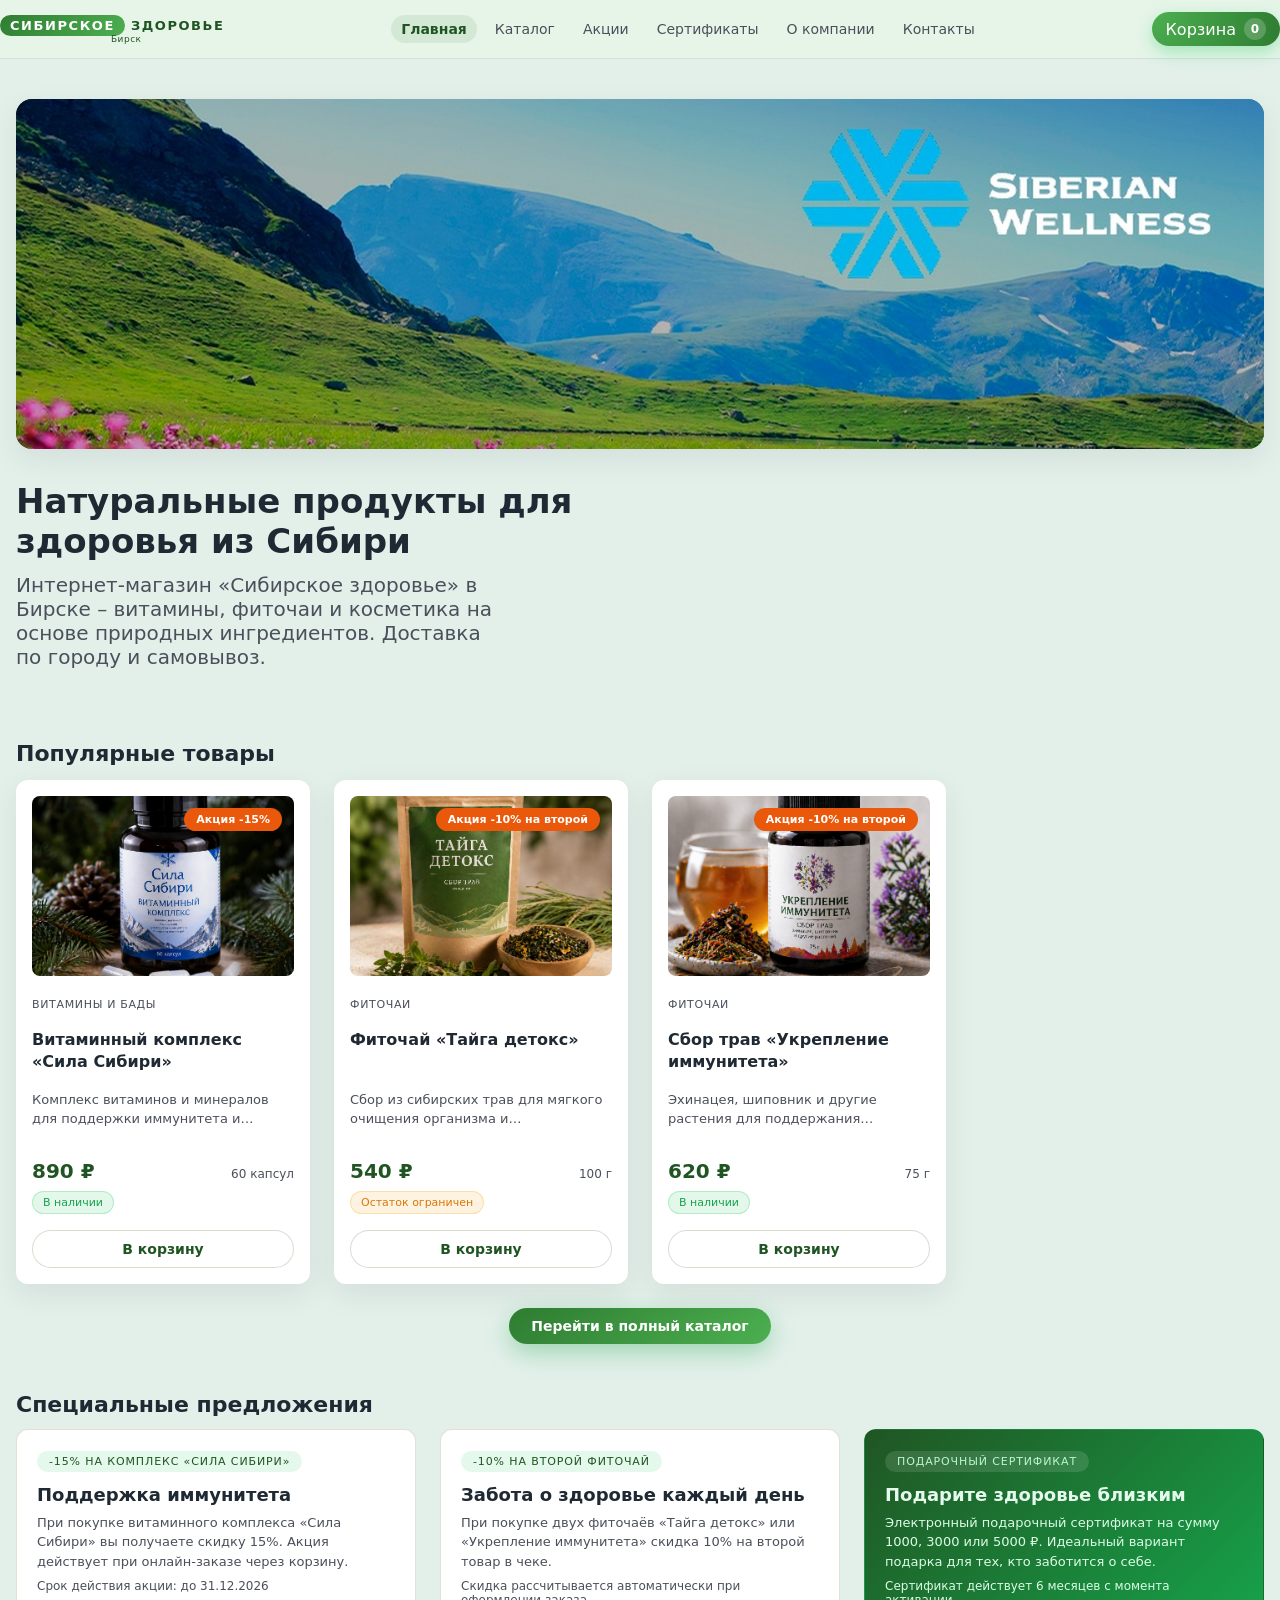
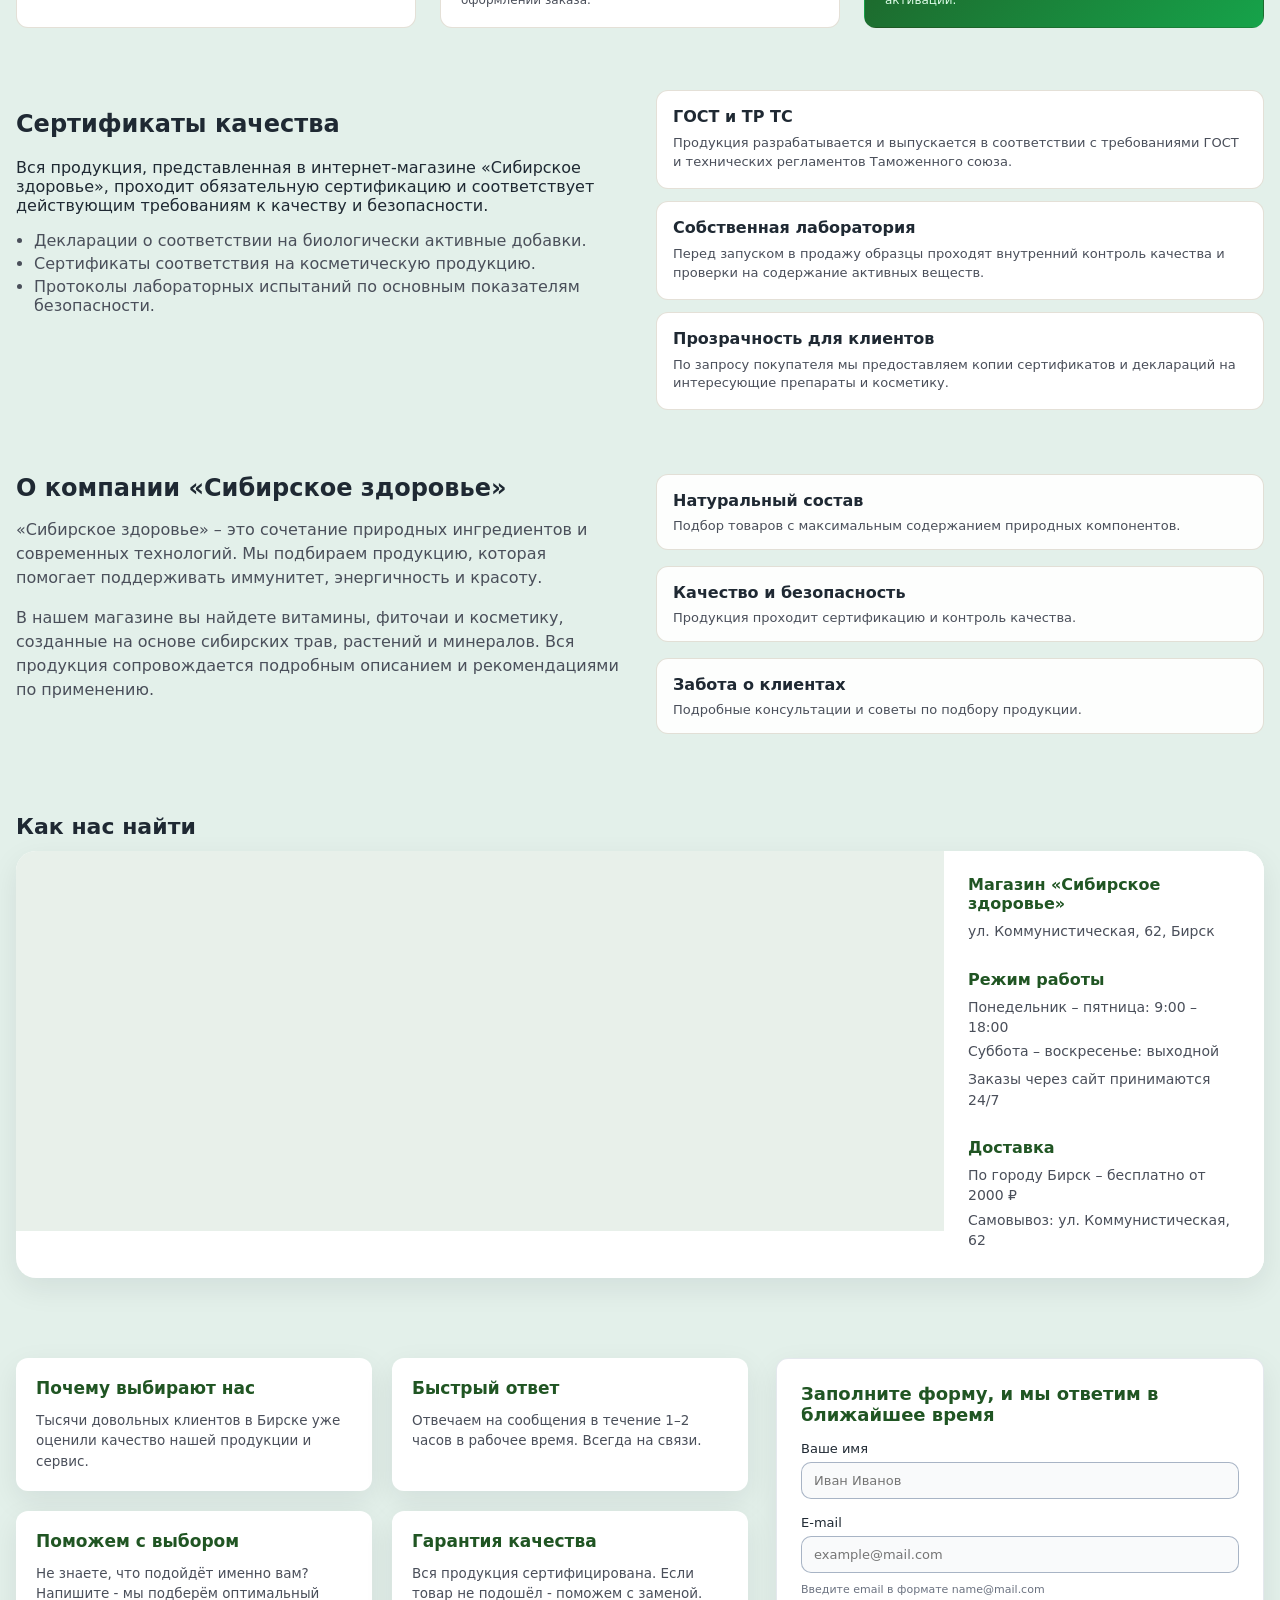
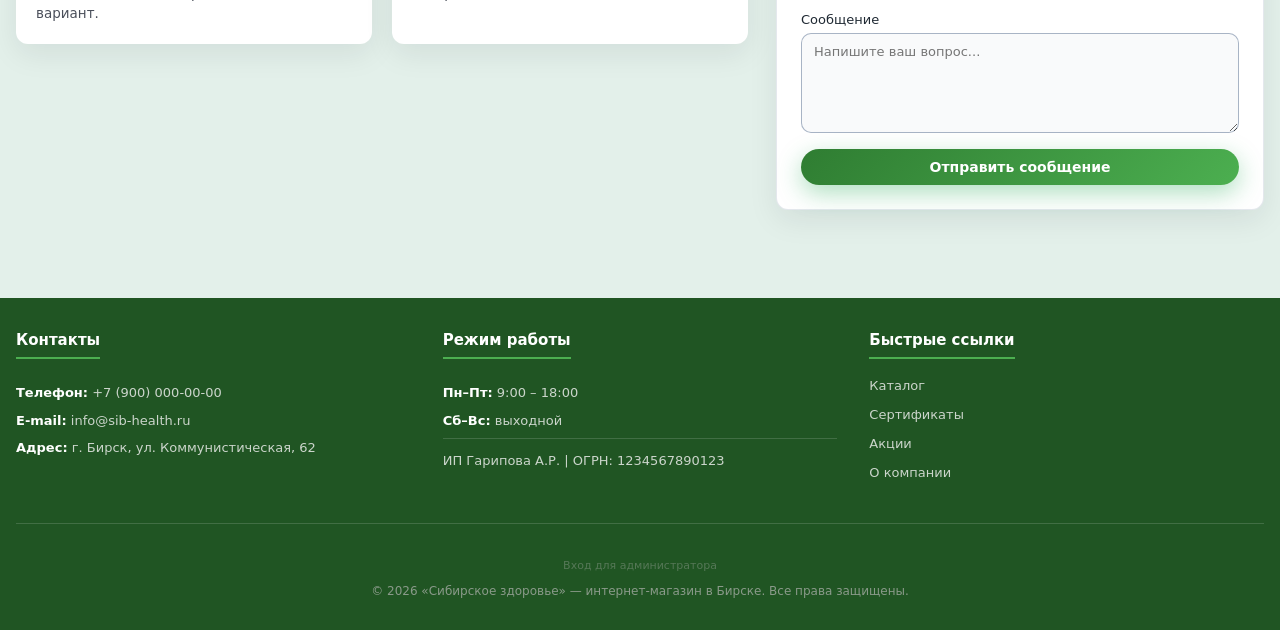
<file: index.html>
<!DOCTYPE html>
<html lang="ru">
<head>
  <meta charset="UTF-8" />
  <meta name="viewport" content="width=device-width, initial-scale=1.0" />
  <meta name="description" content="Интернет-магазин «Сибирское здоровье» в Бирске. Витамины, фиточаи, косметика для здоровья. Доставка по городу.">
  <title>Сибирское здоровье – интернет‑магазин в Бирске</title>
  <link rel="stylesheet" href="styles.css" />
</head>

<body>
  <header class="header">
    <div class="container header__inner">
      <div class="logo">
        <div class="logo__main">
          <span class="logo__accent">Сибирское</span> здоровье
        </div>
        <div class="logo__city">Бирск</div>
      </div>
      <nav class="nav">
        <a href="#hero" class="nav__link">Главная</a>
        <a href="catalog.html" class="nav__link">Каталог</a>
        <a href="#promos" class="nav__link">Акции</a>
        <a href="certificates.html" class="nav__link">Сертификаты</a>
        <a href="#about" class="nav__link">О компании</a>
        <a href="#contacts-map" class="nav__link">Контакты</a>
      </nav>
      <button type="button" class="cart-button" id="cartButton">
        Корзина
        <span class="cart-button__count" id="cartCount">0</span>
      </button>
    </div>
  </header>

  <main>
    <section class="hero" id="hero">
      <div class="container">
        <div class="hero__banner" aria-hidden="true">
          <img src="img/banner.jpg" alt="Природа Сибири" class="hero__banner-img">
        </div>
        <div class="hero__inner">
          <div class="hero__content">
            <h1>Натуральные продукты для здоровья из Сибири</h1>
            <p>Интернет‑магазин «Сибирское здоровье» в Бирске – витамины, фиточаи и косметика на основе природных ингредиентов. Доставка по городу и самовывоз.</p>
          </div>
        </div>
      </div>
    </section>

    <section class="catalog" id="catalog">
      <div class="container">
        <div class="section-header">
          <h2>Популярные товары</h2>
        </div>
        <div id="productList" class="catalog__grid"></div>
        <div style="text-align: center; margin-top: 24px;">
          <a href="catalog.html" class="btn btn--primary">Перейти в полный каталог</a>
        </div>
      </div>
    </section>

    <section class="promos" id="promos">
      <div class="container">
        <div class="section-header">
          <h2>Специальные предложения</h2>
        </div>
        <div class="promos__grid">
          <article class="promo-card" data-promo="immunity">
            <div class="promo-card__label">-15% на комплекс «Сила Сибири»</div>
            <h3 class="promo-card__title">Поддержка иммунитета</h3>
            <p class="promo-card__text">При покупке витаминного комплекса «Сила Сибири» вы получаете скидку 15%. Акция действует при онлайн‑заказе через корзину.</p>
            <p class="promo-card__note">Срок действия акции: до 31.12.2026</p>
          </article>
          <article class="promo-card" data-promo="tea">
            <div class="promo-card__label">-10% на второй фиточай</div>
            <h3 class="promo-card__title">Забота о здоровье каждый день</h3>
            <p class="promo-card__text">При покупке двух фиточаёв «Тайга детокс» или «Укрепление иммунитета» скидка 10% на второй товар в чеке.</p>
            <p class="promo-card__note">Скидка рассчитывается автоматически при оформлении заказа.</p>
          </article>
          <article class="promo-card promo-card--accent" data-promo="gift">
            <div class="promo-card__label">Подарочный сертификат</div>
            <h3 class="promo-card__title">Подарите здоровье близким</h3>
            <p class="promo-card__text">Электронный подарочный сертификат на сумму 1000, 3000 или 5000 ₽. Идеальный вариант подарка для тех, кто заботится о себе.</p>
            <p class="promo-card__note">Сертификат действует 6 месяцев с момента активации.</p>
          </article>
        </div>
      </div>
    </section>

    <section class="certificates" id="certificates">
      <div class="container certificates__inner">
        <div>
          <h2>Сертификаты качества</h2>
          <p>Вся продукция, представленная в интернет‑магазине «Сибирское здоровье», проходит обязательную сертификацию и соответствует действующим требованиям к качеству и безопасности.</p>
          <ul class="certificates__list">
            <li>Декларации о соответствии на биологически активные добавки.</li>
            <li>Сертификаты соответствия на косметическую продукцию.</li>
            <li>Протоколы лабораторных испытаний по основным показателям безопасности.</li>
          </ul>
        </div>
        <div class="certificates__cards">
          <article class="certificate-card" data-certificate="gost">
            <h3>ГОСТ и ТР ТС</h3>
            <p>Продукция разрабатывается и выпускается в соответствии с требованиями ГОСТ и технических регламентов Таможенного союза.</p>
          </article>
          <article class="certificate-card" data-certificate="lab">
            <h3>Собственная лаборатория</h3>
            <p>Перед запуском в продажу образцы проходят внутренний контроль качества и проверки на содержание активных веществ.</p>
          </article>
          <article class="certificate-card" data-certificate="client">
            <h3>Прозрачность для клиентов</h3>
            <p>По запросу покупателя мы предоставляем копии сертификатов и деклараций на интересующие препараты и косметику.</p>
          </article>
        </div>
      </div>
    </section>

    <section class="about" id="about">
      <div class="container about__inner">
        <div class="about__text">
          <h2>О компании «Сибирское здоровье»</h2>
          <p>«Сибирское здоровье» – это сочетание природных ингредиентов и современных технологий. Мы подбираем продукцию, которая помогает поддерживать иммунитет, энергичность и красоту.</p>
          <p>В нашем магазине вы найдете витамины, фиточаи и косметику, созданные на основе сибирских трав, растений и минералов. Вся продукция сопровождается подробным описанием и рекомендациями по применению.</p>
        </div>
        <div class="about__highlights">
          <div class="highlight-card">
            <h3>Натуральный состав</h3>
            <p>Подбор товаров с максимальным содержанием природных компонентов.</p>
          </div>
          <div class="highlight-card">
            <h3>Качество и безопасность</h3>
            <p>Продукция проходит сертификацию и контроль качества.</p>
          </div>
          <div class="highlight-card">
            <h3>Забота о клиентах</h3>
            <p>Подробные консультации и советы по подбору продукции.</p>
          </div>
        </div>
      </div>
    </section>

    <!-- КАРТА С МЕСТОПОЛОЖЕНИЕМ МАГАЗИНА -->
    <section class="contacts-map" id="contacts-map">
      <div class="container">
        <div class="section-header">
          <h2>Как нас найти</h2>
        </div>
        <div class="contacts-map__wrapper">
          <div id="shopMap" class="contacts-map__canvas"></div>
          <div class="contacts-map__info">
            <div class="contacts-map__address">
              <div>
                <strong>Магазин «Сибирское здоровье»</strong>
                <p>ул. Коммунистическая, 62, Бирск</p>
              </div>
            </div>
            <div class="contacts-map__hours">
              <div>
                <strong>Режим работы</strong>
                <p>Понедельник – пятница: 9:00 – 18:00</p>
                <p>Суббота – воскресенье: выходной</p>
                <p class="contacts-map__note">Заказы через сайт принимаются 24/7</p>
              </div>
            </div>
            <div class="contacts-map__delivery">
              <div>
                <strong>Доставка</strong>
                <p>По городу Бирск – бесплатно от 2000 ₽</p>
                <p>Самовывоз: ул. Коммунистическая, 62</p>
              </div>
            </div>
          </div>
        </div>
      </div>
    </section>

    <section class="feedback" id="feedback">
      <div class="container">
        <div class="feedback__grid">
          <div class="feedback__info">
            <div class="feedback__card">
              <h3>Почему выбирают нас</h3>
              <p>Тысячи довольных клиентов в Бирске уже оценили качество нашей продукции и сервис.</p>
            </div>
            <div class="feedback__card">
              <h3>Быстрый ответ</h3>
              <p>Отвечаем на сообщения в течение 1–2 часов в рабочее время. Всегда на связи.</p>
            </div>
            <div class="feedback__card">
              <h3>Поможем с выбором</h3>
              <p>Не знаете, что подойдёт именно вам? Напишите - мы подберём оптимальный вариант.</p>
            </div>
            <div class="feedback__card">
              <h3>Гарантия качества</h3>
              <p>Вся продукция сертифицирована. Если товар не подошёл - поможем с заменой.</p>
            </div>
          </div>
          <div class="feedback__form-wrapper">
            <form class="feedback__form" id="feedbackForm">
              <h3>Заполните форму, и мы ответим в ближайшее время</h3>
              <label class="form__field">
                <span>Ваше имя</span>
                <input type="text" name="name" class="input" placeholder="Иван Иванов" required />
              </label>
              <label class="form__field">
                <span>E-mail</span>
                <input type="email" name="email" class="input" placeholder="example@mail.com" required />
                <small class="form__hint">Введите email в формате name@mail.com</small>
              </label>
              <label class="form__field">
                <span>Сообщение</span>
                <textarea name="message" class="textarea" rows="4" placeholder="Напишите ваш вопрос..." required></textarea>
              </label>
              <button type="submit" class="btn btn--primary btn--full">Отправить сообщение</button>
              <p class="form__success" id="feedbackSuccess" hidden>✅ Спасибо! Ваше сообщение отправлено.</p>
            </form>
          </div>
        </div>
      </div>
    </section>
  </main>

  <footer class="footer">
    <div class="container">
      <div class="footer__grid">
        <div class="footer__col">
          <h4>Контакты</h4>
          <p><strong>Телефон:</strong> +7 (900) 000-00-00</p>
          <p><strong>E-mail:</strong> info@sib-health.ru</p>
          <p><strong>Адрес:</strong> г. Бирск, ул. Коммунистическая, 62</p>
        </div>
        <div class="footer__col">
          <h4>Режим работы</h4>
          <p><strong>Пн–Пт:</strong> 9:00 – 18:00</p>
          <p><strong>Сб–Вс:</strong> выходной</p>
          <p class="footer__requisites">ИП Гарипова А.Р. | ОГРН: 1234567890123</p>
        </div>
        <div class="footer__col">
          <h4>Быстрые ссылки</h4>
          <ul class="footer__links">
            <li><a href="catalog.html">Каталог</a></li>
            <li><a href="certificates.html">Сертификаты</a></li>
            <li><a href="#promos">Акции</a></li>
            <li><a href="#about">О компании</a></li>
          </ul>
        </div>
      </div>
      <div class="footer__bottom">
        <div style="margin-top: 10px;">
          <a href="#" id="adminLoginLink" style="color: #8a9a8a; font-size: 11px; text-decoration: none; opacity: 0.5;">Вход для администратора</a>
        </div>
        <p>© 2026 «Сибирское здоровье» — интернет-магазин в Бирске. Все права защищены.</p>
      </div>
    </div>
  </footer>

  <!-- КОРЗИНА -->
  <div class="cart" id="cartPanel" aria-hidden="true">
    <div class="cart__overlay" id="cartOverlay"></div>
    <div class="cart__content">
      <div class="cart__header">
        <h2>Корзина</h2>
        <button type="button" class="cart__close" id="cartClose" aria-label="Закрыть корзину">×</button>
      </div>
      <div class="cart__scrollable">
        <div class="cart__items" id="cartItems"></div>
        <div class="cart__summary">
          <div class="cart__row">
            <span>Сумма без скидки:</span>
            <span id="cartSubtotal">0 ₽</span>
          </div>
          <div class="cart__row cart__row--discount" id="cartDiscountRow" hidden>
            <span>Скидка по акциям:</span>
            <span id="cartDiscount">‑0 ₽</span>
          </div>
          <div class="cart__row cart__row--total">
            <span>Итого к оплате:</span>
            <span id="cartTotal">0 ₽</span>
          </div>

          <button id="clearCartBtn" class="btn-clear-cart" style="display: block; margin-bottom: 15px; background: #ef4444; color: white; border: none; padding: 8px 20px; border-radius: 30px; cursor: pointer; font-size: 13px;">
    Очистить корзину
</button>

          <form class="form cart__form" id="orderForm" novalidate>
            <h3>Оформление заказа</h3>
            <label class="form__field">
              <span>Имя и фамилия</span>
              <input type="text" name="name" class="input" autocomplete="name" placeholder="Иван Иванов" required />
            </label>
            <label class="form__field">
              <span>Телефон</span>
              <input type="tel" name="phone" class="input" placeholder="+79991234567" pattern="(\+7|8)[0-9]{10}" required/>
              <small class="form__hint">Формат: +79990000000</small>
            </label>
            <label class="form__field">
              <span>Способ доставки</span>
              <select name="delivery" class="select" id="deliverySelect" required>
                <option value="">Выберите доставку</option>
                <option value="pickup">Самовывоз (г. Бирск)</option>
                <option value="courier">Курьер по городу Бирск</option>
              </select>
            </label>

            <div id="addressField" style="display: none;">
              <label class="form__field">
                <span>Адрес доставки</span>
                <input type="text" name="address" class="input" id="addressInput" placeholder="г. Бирск, ул. ... , д. ...">
                <small class="form__hint">Укажите улицу, дом, квартиру</small>
              </label>
              <button type="button" id="openAddressMapBtn" class="btn-map">🗺️ Выбрать на карте</button>
            </div>

            <div id="addressMapModal" style="display: none; position: fixed; top: 0; left: 0; right: 0; bottom: 0; background: rgba(0,0,0,0.8); z-index: 10000; justify-content: center; align-items: center;">
              <div style="background: white; border-radius: 20px; width: 90%; max-width: 600px; overflow: hidden; box-shadow: 0 20px 40px rgba(0,0,0,0.3);">
                <div style="padding: 18px 20px; background: var(--color-primary-dark); color: white; display: flex; justify-content: space-between; align-items: center;">
                  <span style="font-size: 18px; font-weight: 600;">📍 Выберите точку на карте</span>
                  <button id="closeAddressMapBtn" style="background: none; border: none; color: white; font-size: 28px; cursor: pointer;">&times;</button>
                </div>
                <div id="addressMap" style="height: 400px; width: 100%;"></div>
                <div style="padding: 16px; text-align: center; background: #f9fafb;">
                  <button id="confirmAddressBtn" class="btn btn--primary" style="padding: 10px 24px;">Подтвердить адрес</button>
                </div>
              </div>
            </div>

            <label class="form__field" style="flex-direction: row; align-items: center; gap: 10px; margin-bottom: 20px;">
              <input type="checkbox" id="consentCheckbox" required style="width: 18px; height: 18px; cursor: pointer;">
              <span style="font-size: 13px;">Я согласен на <a href="#" id="privacyLink" style="color: #2f7d32;">обработку персональных данных</a></span>
            </label>

            <button type="submit" class="btn-order">Подтвердить заказ</button>
            <p class="form__success" id="orderSuccess" hidden>Заказ успешно оформлен. Спасибо!</p>
          </form>
        </div>
      </div>
    </div>
  </div>

  <script src="data.js"></script>
  <script src="script.js"></script>
  <script src="https://api-maps.yandex.ru/2.1/?apikey=f0835711-6c91-4292-918c-6f9670282bd4&lang=ru_RU"></script>

  <script>
    if (document.getElementById('shopMap')) {
        ymaps.ready(function() {
            const shopLat = 55.414977;
            const shopLon = 55.531048;
            const shopMap = new ymaps.Map('shopMap', {
                center: [shopLat, shopLon],
                zoom: 18,
                controls: ['zoomControl', 'fullscreenControl']
            });
            const placemark = new ymaps.Placemark([shopLat, shopLon], {
                hintContent: 'Магазин «Сибирское здоровье»',
                balloonContent: '<div style="font-family: sans-serif;"><strong style="color: #2f7d32;">«Сибирское здоровье»</strong><br>ул. Коммунистическая, 62, Бирск<br>+7 (900) 000-00-00<br>Пн–Пт: 9:00–18:00<br>Доставка по городу от 2000 ₽</div>'
            }, { preset: 'islands#greenShopIcon', balloonOffset: [0, -30] });
            shopMap.geoObjects.add(placemark);
            placemark.balloon.open();
        });
    }
  </script>

  <div id="adminModal" style="display: none; position: fixed; top: 0; left: 0; right: 0; bottom: 0; background: rgba(0,0,0,0.8); z-index: 10000; justify-content: center; align-items: center;">
    <div style="background: white; border-radius: 16px; width: 90%; max-width: 400px; overflow: hidden; box-shadow: 0 20px 40px rgba(0,0,0,0.3);">
      <div style="padding: 20px; background: var(--color-primary-dark); color: white; text-align: center;">
        <h3 style="margin: 0;">Вход в админ-панель</h3>
      </div>
      <div style="padding: 30px 20px;">
        <label style="display: block; margin-bottom: 10px; font-weight: 500;">Введите пароль:</label>
        <input type="password" id="adminPassword" class="input" placeholder="Пароль" style="width: 100%; margin-bottom: 20px;">
        <div style="display: flex; gap: 10px;">
          <button id="adminLoginBtn" class="btn btn--primary" style="flex: 1;">Войти</button>
          <button id="adminModalCloseBtn" class="btn btn--secondary" style="flex: 1;">Отмена</button>
        </div>
        <p id="adminError" style="color: red; font-size: 12px; margin-top: 15px; text-align: center; display: none;">❌ Неверный пароль</p>
      </div>
    </div>
  </div>

  <script>
    const ADMIN_PASSWORD = 'admin123';
    const adminLoginLink = document.getElementById('adminLoginLink');
    const adminModal = document.getElementById('adminModal');
    const adminPasswordInput = document.getElementById('adminPassword');
    const adminLoginBtn = document.getElementById('adminLoginBtn');
    const adminModalCloseBtn = document.getElementById('adminModalCloseBtn');
    const adminError = document.getElementById('adminError');
    
    if (adminLoginLink) {
      adminLoginLink.addEventListener('click', function(e) {
        e.preventDefault();
        if (adminModal) {
          adminModal.style.display = 'flex';
          adminPasswordInput.value = '';
          adminError.style.display = 'none';
        }
      });
    }
    
    function loginToAdmin() {
      const password = adminPasswordInput.value;
      if (password === ADMIN_PASSWORD) {
        window.location.href = 'admin.html';
      } else {
        adminError.style.display = 'block';
      }
    }
    
    if (adminLoginBtn) adminLoginBtn.addEventListener('click', loginToAdmin);
    if (adminPasswordInput) adminPasswordInput.addEventListener('keypress', function(e) {
      if (e.key === 'Enter') loginToAdmin();
    });
    if (adminModalCloseBtn) adminModalCloseBtn.addEventListener('click', function() {
      adminModal.style.display = 'none';
    });
    if (adminModal) adminModal.addEventListener('click', function(e) {
      if (e.target === adminModal) adminModal.style.display = 'none';
    });
  </script>
</body>
</html>
</file>
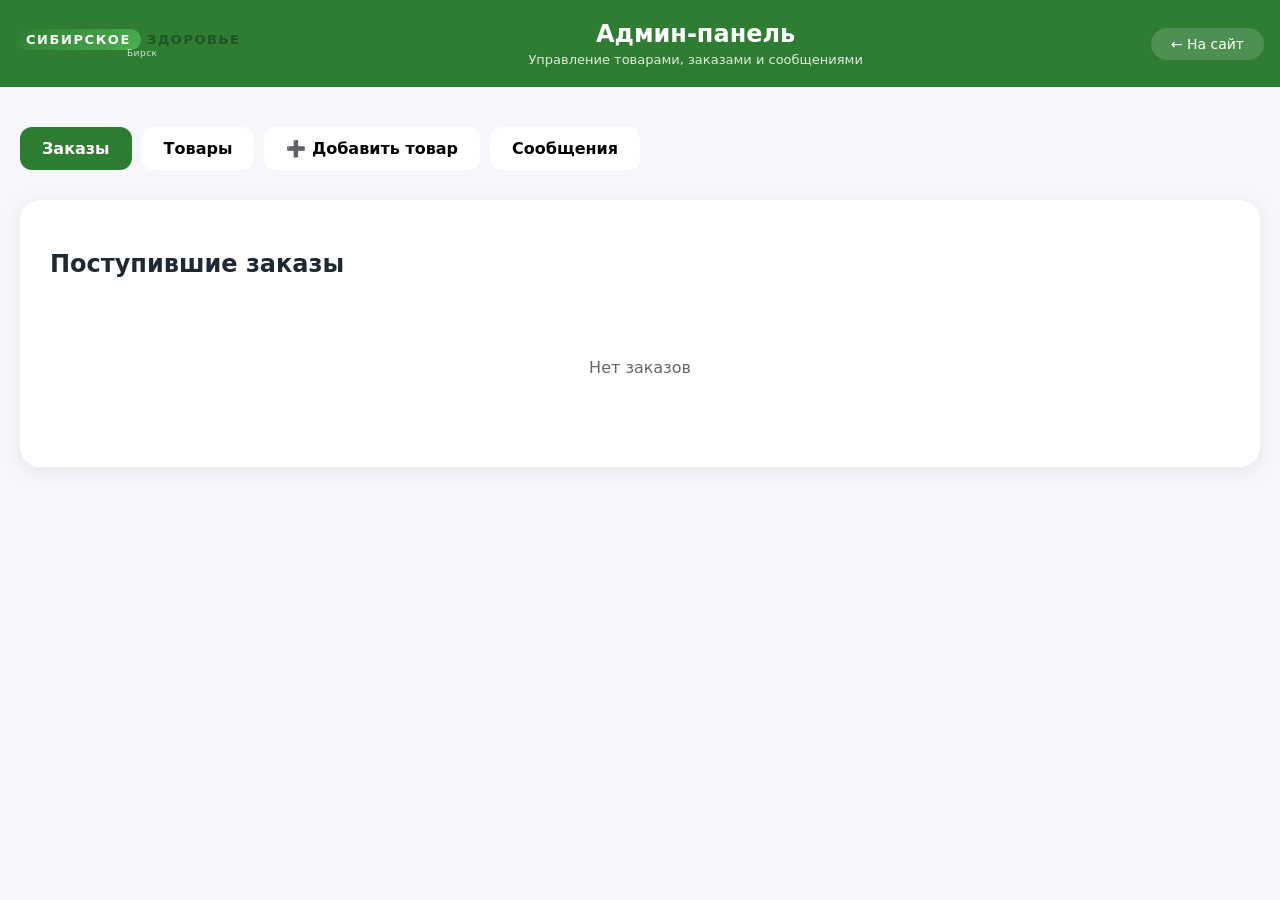
<file: admin.html>
<!DOCTYPE html>
<html lang="ru">
<head>
    <meta charset="UTF-8">
    <meta name="viewport" content="width=device-width, initial-scale=1.0">
    <title>Админ-панель — Сибирское здоровье</title>
    <link rel="stylesheet" href="styles.css">
</head>
<body class="admin-body">

<header class="admin-header">
    <div class="container admin-header__inner">
        <a href="index.html" class="admin-logo">
            <div class="logo">
                <div class="logo__main">
                    <span class="logo__accent">Сибирское</span> здоровье
                </div>
                <div class="logo__city">Бирск</div>
            </div>
        </a>
        <div class="admin-title">
            <h1>Админ-панель</h1>
            <p>Управление товарами, заказами и сообщениями</p>
        </div>
        <a href="index.html" class="btn-back">← На сайт</a>
    </div>
</header>

<main class="admin-container">
    <div class="admin-tabs">
        <button class="admin-tab active" data-tab="orders">Заказы</button>
        <button class="admin-tab" data-tab="products">Товары</button>
        <button class="admin-tab" data-tab="add">➕ Добавить товар</button>
        <button class="admin-tab" data-tab="feedback">Сообщения</button>
    </div>

    <section id="ordersPanel" class="admin-panel active">
        <h2>Поступившие заказы</h2>
        <div id="ordersList"></div>
    </section>

    <section id="productsPanel" class="admin-panel">
        <h2>Товары</h2>
        <input type="text" id="searchProduct" class="admin-search" placeholder="Поиск товара...">
        <div id="productsList"></div>
    </section>

    <section id="addPanel" class="admin-panel">
        <div class="admin-form">
            <h2>Добавить товар</h2>
            <div class="admin-form-grid">
                <div><label>Название товара</label><input type="text" id="newName"></div>
                <div>
                    <label>Категория</label>
                    <select id="newCategory">
                        <option value="vitamins">Витамины и БАДы</option>
                        <option value="tea">Фиточаи</option>
                        <option value="cosmetics">Косметика</option>
                    </select>
                </div>
                <div><label>Цена</label><input type="number" id="newPrice"></div>
                <div><label>Объём</label><input type="text" id="newVolume"></div>
                <div><label>Изображение</label><input type="text" id="newImage" placeholder="img/product.png"></div>
                <div>
                    <label>Наличие</label>
                    <select id="newStock">
                        <option value="В наличии">В наличии</option>
                        <option value="Остаток ограничен">Остаток ограничен</option>
                        <option value="Нет в наличии">Нет в наличии</option>
                    </select>
                </div>
                <div><label>Акция</label><input type="text" id="newPromo"></div>
                <div>
                    <label>Показывать на главной</label>
                    <select id="newPopular">
                        <option value="true">Да</option>
                        <option value="false">Нет</option>
                    </select>
                </div>
                <div class="full-width"><label>Описание</label><textarea id="newDescription"></textarea></div>
            </div>
            <button id="addProductBtn" class="btn btn--primary"> Добавить товар</button>
        </div>
    </section>

    <section id="feedbackPanel" class="admin-panel">
        <h2>Сообщения клиентов</h2>
        <div id="feedbackList"></div>
    </section>
</main>

<script src="admin.js"></script>
</body>
</html>
</file>
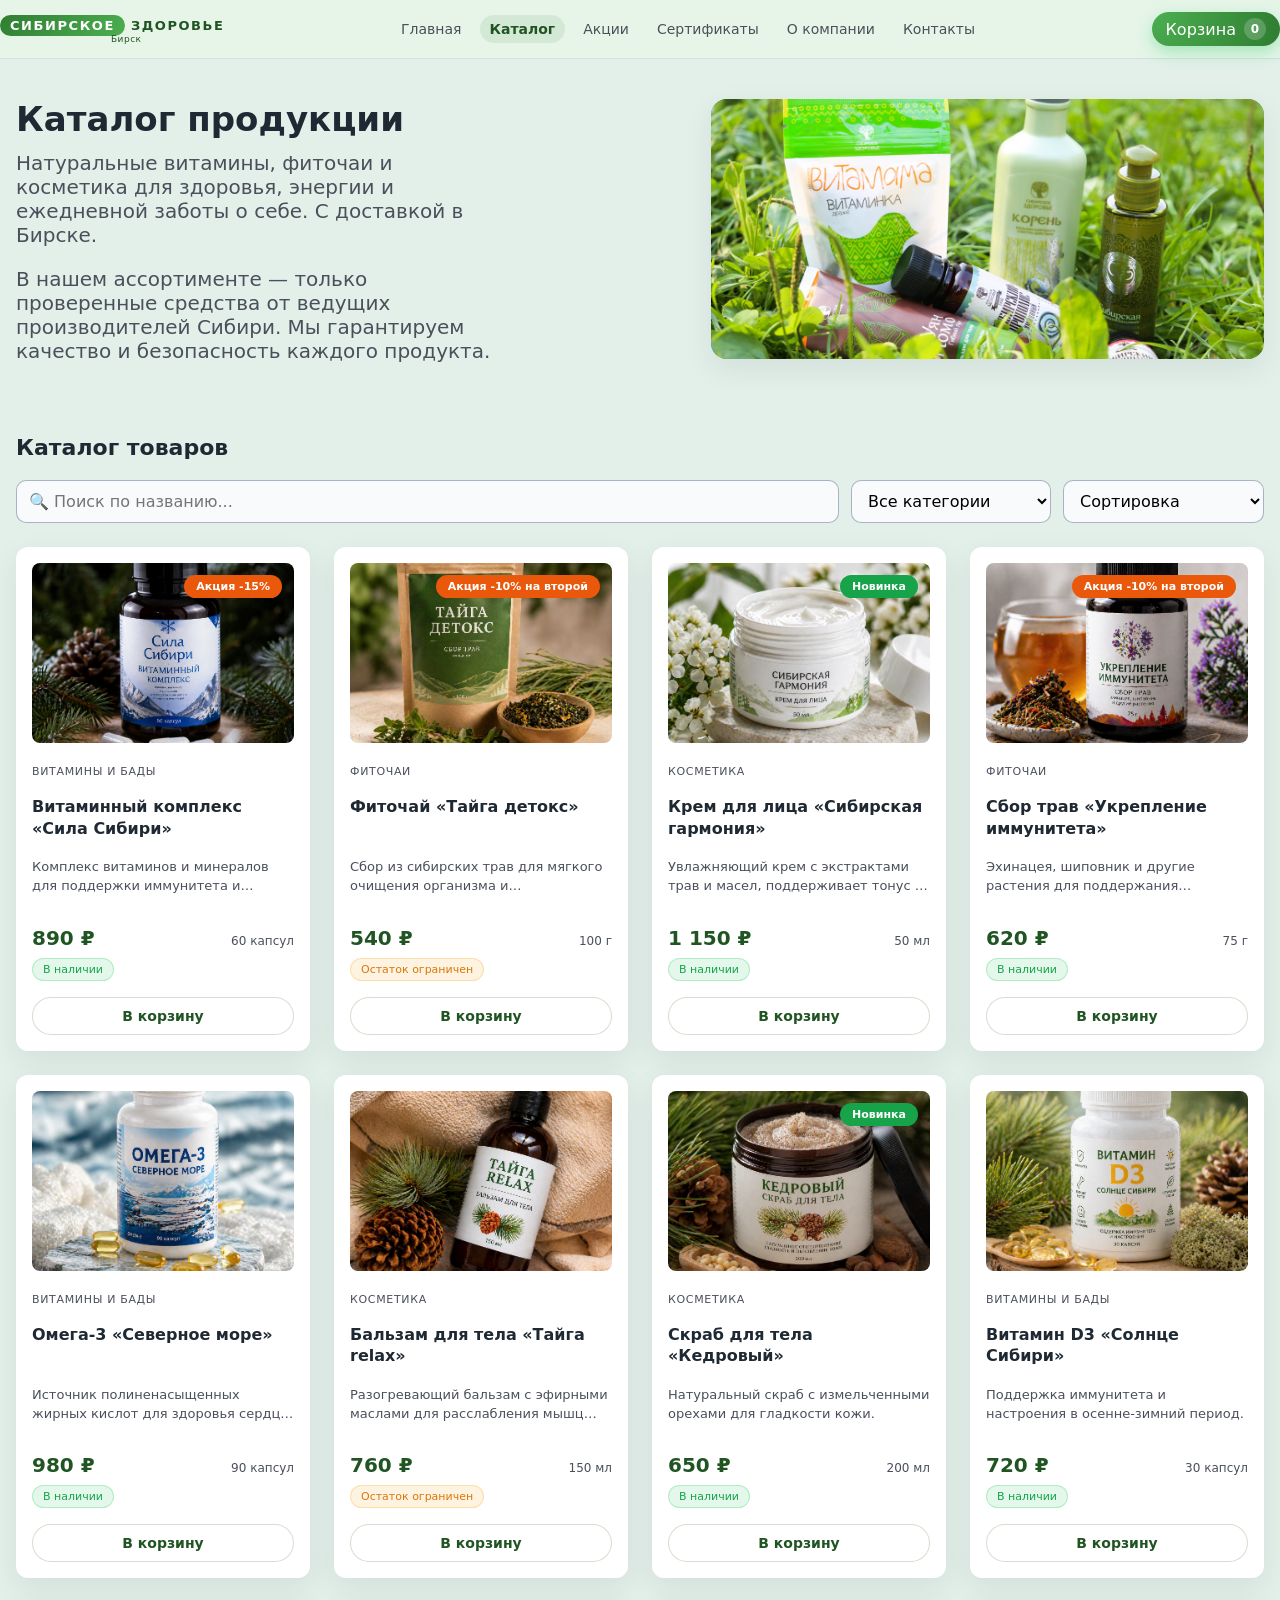
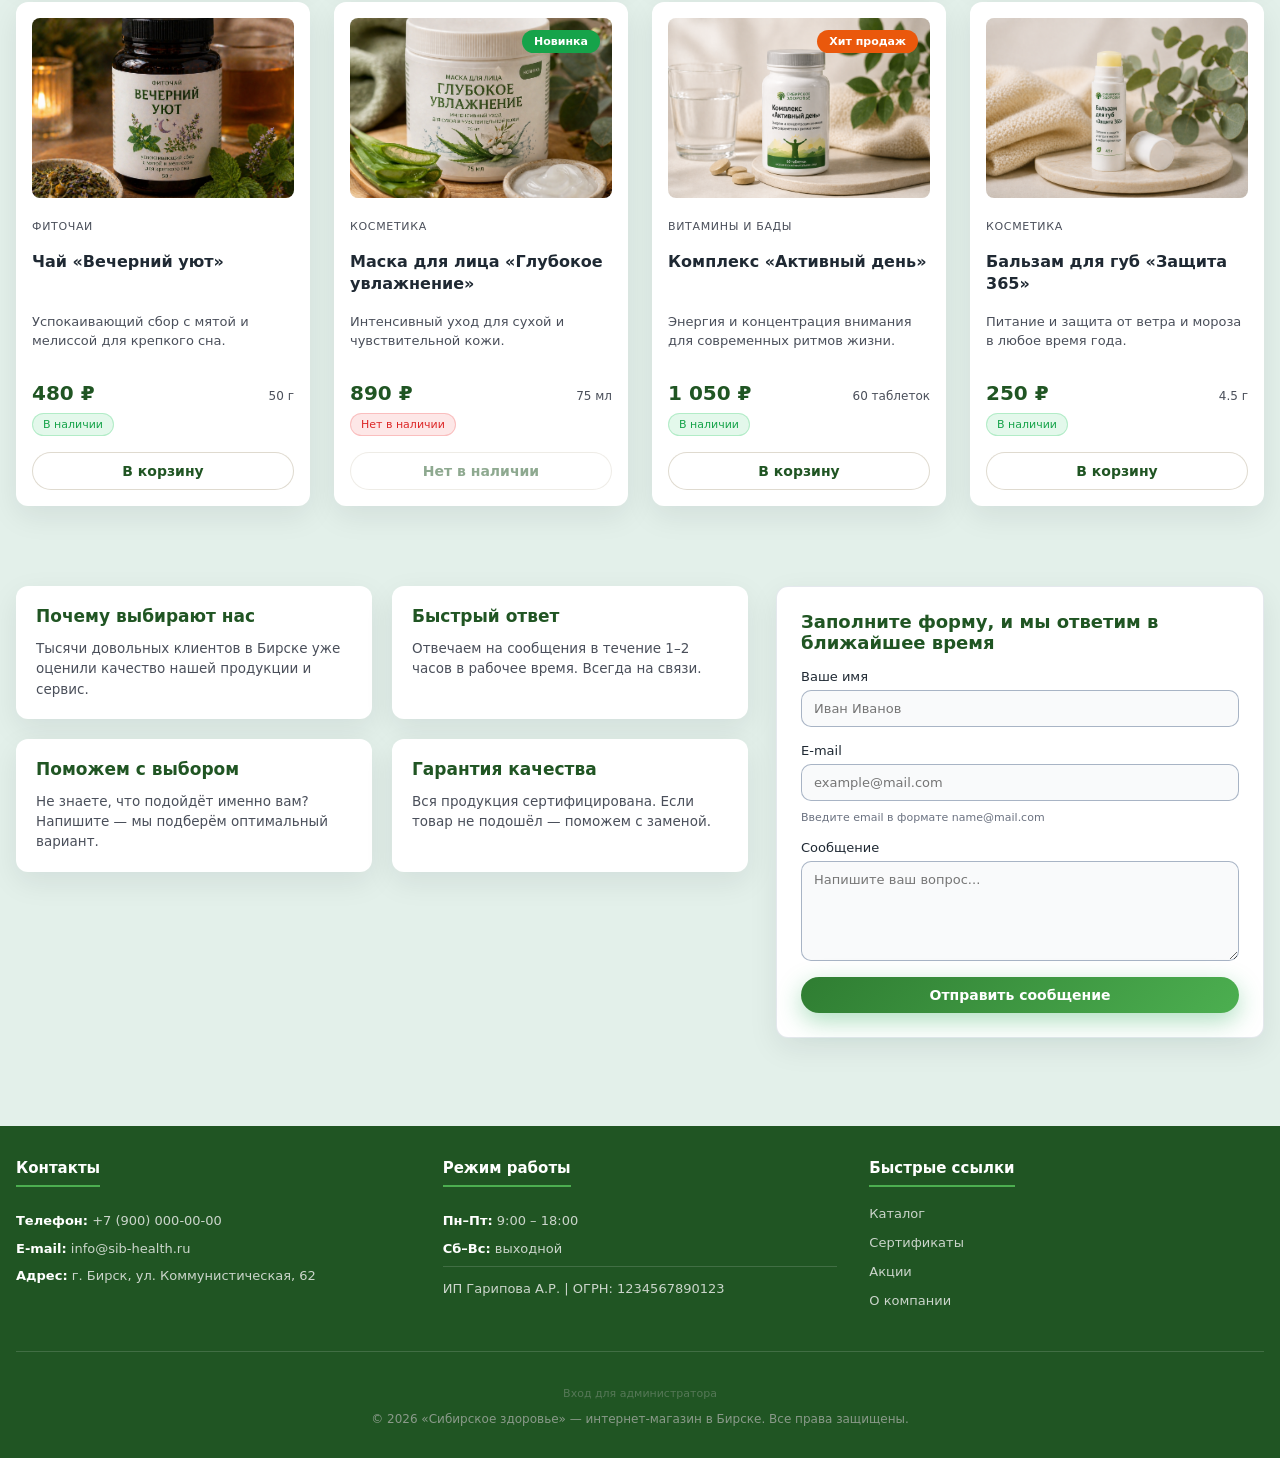
<file: catalog.html>
<!DOCTYPE html>
<html lang="ru">
<head>
  <meta charset="UTF-8" />
  <meta name="viewport" content="width=device-width, initial-scale=1.0" />
  <meta name="description" content="Интернет-магазин «Сибирское здоровье» в Бирске. Витамины, фиточаи, косметика для здоровья. Доставка по городу.">
  <title>Каталог товаров — Сибирское здоровье в Бирске</title>
  <link rel="stylesheet" href="styles.css" />
</head>
<body>

  <header class="header">
    <div class="container header__inner">
      <div class="logo">
        <div class="logo__main">
          <span class="logo__accent">Сибирское</span> здоровье
        </div>
        <div class="logo__city">Бирск</div>
      </div>
      <nav class="nav" aria-label="Навигация сайта">
        <a href="index.html#hero" class="nav__link">Главная</a>
        <a href="#catalog" class="nav__link" style="color: var(--color-primary-dark); font-weight: 600;">Каталог</a>
        <a href="index.html#promos" class="nav__link">Акции</a>
        <a href="certificates.html" class="nav__link">Сертификаты</a>
        <a href="index.html#about" class="nav__link">О компании</a>
        <a href="index.html#contacts-map" class="nav__link">Контакты</a>
      </nav>
      <button class="cart-button" id="cartButton" aria-label="Открыть корзину">
        Корзина
        <span class="cart-button__count" id="cartCount">0</span>
      </button>
    </div>
  </header>

  <main>
    <section class="hero" id="hero">
      <div class="container hero__inner">
        <div class="hero__content">
          <h1>Каталог продукции</h1>
          <p>Натуральные витамины, фиточаи и косметика для здоровья, энергии и ежедневной заботы о себе. С доставкой в Бирске.</p>
          <p>В нашем ассортименте — только проверенные средства от ведущих производителей Сибири. Мы гарантируем качество и безопасность каждого продукта.</p>
        </div>
        <div class="hero__image" aria-hidden="true">
          <img src="img/catalog.jpg" alt="Природа Сибири" class="hero__image-img">
        </div>
      </div>
    </section>

    <section class="catalog" id="catalog">
      <div class="container">
        <div class="section-header">
          <h2>Каталог товаров</h2>
        </div>

        <div class="catalog-controls-bar">
          <input type="text" id="searchInput" placeholder="🔍 Поиск по названию..." class="input catalog-search">
          <select id="categoryFilter" class="select catalog-select">
            <option value="all">Все категории</option>
            <option value="vitamins">Витамины и БАДы</option>
            <option value="tea">Фиточаи</option>
            <option value="cosmetics">Косметика</option>
          </select>
          <select id="sortSelect" class="select catalog-select">
            <option value="default">Сортировка</option>
            <option value="price-asc">Сначала дешёвые</option>
            <option value="price-desc">Сначала дорогие</option>
            <option value="name-asc">По названию (А-Я)</option>
          </select>
        </div>

        <div class="catalog__grid" id="productList"></div>

        <div id="emptyState" class="catalog-empty" hidden>
          <span class="catalog-empty__icon"></span>
          <h3>Товары не найдены</h3>
          <p>Попробуйте изменить параметры поиска или сбросить фильтры.</p>
          <button class="btn btn--secondary" id="resetFiltersBtn">Сбросить фильтры</button>
        </div>
      </div>
    </section>

    <section class="feedback" id="feedback">
      <div class="container">
        <div class="feedback__grid">
          <div class="feedback__info">
            <div class="feedback__card">
              <h3>Почему выбирают нас</h3>
              <p>Тысячи довольных клиентов в Бирске уже оценили качество нашей продукции и сервис.</p>
            </div>
            <div class="feedback__card">
              <h3>Быстрый ответ</h3>
              <p>Отвечаем на сообщения в течение 1–2 часов в рабочее время. Всегда на связи.</p>
            </div>
            <div class="feedback__card">
              <h3>Поможем с выбором</h3>
              <p>Не знаете, что подойдёт именно вам? Напишите — мы подберём оптимальный вариант.</p>
            </div>
            <div class="feedback__card">
              <h3>Гарантия качества</h3>
              <p>Вся продукция сертифицирована. Если товар не подошёл — поможем с заменой.</p>
            </div>
          </div>
          <div class="feedback__form-wrapper">
            <form class="feedback__form" id="feedbackForm">
              <h3>Заполните форму, и мы ответим в ближайшее время</h3>
              <label class="form__field">
                <span>Ваше имя</span>
                <input type="text" name="name" class="input" placeholder="Иван Иванов" required />
              </label>
              <label class="form__field">
                <span>E-mail</span>
                <input type="email" name="email" class="input" placeholder="example@mail.com" required />
                <small class="form__hint">Введите email в формате name@mail.com</small>
              </label>
              <label class="form__field">
                <span>Сообщение</span>
                <textarea name="message" class="textarea" rows="4" placeholder="Напишите ваш вопрос..." required></textarea>
              </label>
              <button type="submit" class="btn btn--primary btn--full">Отправить сообщение</button>
              <p class="form__success" id="feedbackSuccess" hidden>Спасибо! Ваше сообщение отправлено.</p>
            </form>
          </div>
        </div>
      </div>
    </section>
  </main>

  <footer class="footer">
    <div class="container">
      <div class="footer__grid">
        <div class="footer__col">
          <h4>Контакты</h4>
          <p><strong>Телефон:</strong> +7 (900) 000-00-00</p>
          <p><strong>E-mail:</strong> info@sib-health.ru</p>
          <p><strong>Адрес:</strong> г. Бирск, ул. Коммунистическая, 62</p>
        </div>
        <div class="footer__col">
          <h4>Режим работы</h4>
          <p><strong>Пн–Пт:</strong> 9:00 – 18:00</p>
          <p><strong>Сб–Вс:</strong> выходной</p>
          <p class="footer__requisites">ИП Гарипова А.Р. | ОГРН: 1234567890123</p>
        </div>
        <div class="footer__col">
          <h4>Быстрые ссылки</h4>
          <ul class="footer__links">
            <li><a href="catalog.html">Каталог</a></li>
            <li><a href="certificates.html">Сертификаты</a></li>
            <li><a href="index.html#promos">Акции</a></li>
            <li><a href="index.html#about">О компании</a></li>
          </ul>
        </div>
      </div>
      <div class="footer__bottom">
        <div style="margin-top: 10px;">
          <a href="#" id="adminLoginLink" style="color: #8a9a8a; font-size: 11px; text-decoration: none; opacity: 0.5;">Вход для администратора</a>
        </div>
        <p>© 2026 «Сибирское здоровье» — интернет-магазин в Бирске. Все права защищены.</p>
      </div>
    </div>
  </footer>

  <!-- КОРЗИНА -->
  <div class="cart" id="cartPanel" aria-hidden="true">
    <div class="cart__overlay" id="cartOverlay"></div>
    <div class="cart__content">
      <div class="cart__header">
        <h2>Корзина</h2>
        <button type="button" class="cart__close" id="cartClose" aria-label="Закрыть корзину">×</button>
      </div>
      <div class="cart__scrollable">
        <div class="cart__items" id="cartItems"></div>
        <div class="cart__summary">
          <div class="cart__row">
            <span>Сумма без скидки:</span>
            <span id="cartSubtotal">0 ₽</span>
          </div>
          <div class="cart__row cart__row--discount" id="cartDiscountRow" hidden>
            <span>Скидка по акциям:</span>
            <span id="cartDiscount">‑0 ₽</span>
          </div>
          <div class="cart__row cart__row--total">
            <span>Итого к оплате:</span>
            <span id="cartTotal">0 ₽</span>
          </div>

          <button id="clearCartBtn" class="btn-clear-cart" style="display: block; margin-bottom: 15px; background: #ef4444; color: white; border: none; padding: 8px 20px; border-radius: 30px; cursor: pointer; font-size: 13px;">
    Очистить корзину
</button>
          <form class="form cart__form" id="orderForm" novalidate>
            <h3>Оформление заказа</h3>
            <label class="form__field">
              <span>Имя и фамилия</span>
              <input type="text" name="name" class="input" autocomplete="name" placeholder="Иван Иванов" required />
            </label>
            <label class="form__field">
              <span>Телефон</span>
              <input type="tel" name="phone" class="input" placeholder="+79991234567" pattern="(\+7|8)[0-9]{10}" required/>
              <small class="form__hint">Формат: +79990000000</small>
            </label>
            <label class="form__field">
              <span>Способ доставки</span>
              <select name="delivery" class="select" id="deliverySelect" required>
                <option value="">Выберите доставку</option>
                <option value="pickup">Самовывоз (г. Бирск)</option>
                <option value="courier">Курьер по городу Бирск</option>
              </select>
            </label>

            <div id="addressField" style="display: none;">
              <label class="form__field">
                <span>Адрес доставки</span>
                <input type="text" name="address" class="input" id="addressInput" placeholder="г. Бирск, ул. ... , д. ...">
                <small class="form__hint">Укажите улицу, дом, квартиру</small>
              </label>
              <button type="button" id="openAddressMapBtn" class="btn-map">🗺️ Выбрать на карте</button>
            </div>

            <div id="addressMapModal" style="display: none; position: fixed; top: 0; left: 0; right: 0; bottom: 0; background: rgba(0,0,0,0.8); z-index: 10000; justify-content: center; align-items: center;">
              <div style="background: white; border-radius: 20px; width: 90%; max-width: 600px; overflow: hidden; box-shadow: 0 20px 40px rgba(0,0,0,0.3);">
                <div style="padding: 18px 20px; background: var(--color-primary-dark); color: white; display: flex; justify-content: space-between; align-items: center;">
                  <span style="font-size: 18px; font-weight: 600;">📍 Выберите точку на карте</span>
                  <button id="closeAddressMapBtn" style="background: none; border: none; color: white; font-size: 28px; cursor: pointer;">&times;</button>
                </div>
                <div id="addressMap" style="height: 400px; width: 100%;"></div>
                <div style="padding: 16px; text-align: center; background: #f9fafb;">
                  <button id="confirmAddressBtn" class="btn btn--primary" style="padding: 10px 24px;">Подтвердить адрес</button>
                </div>
              </div>
            </div>

            <label class="form__field" style="flex-direction: row; align-items: center; gap: 10px; margin-bottom: 20px;">
              <input type="checkbox" id="consentCheckbox" required style="width: 18px; height: 18px; cursor: pointer;">
              <span style="font-size: 13px;">Я согласен на <a href="#" id="privacyLink" style="color: #2f7d32;">обработку персональных данных</a></span>
            </label>

            <button type="submit" class="btn-order">Подтвердить заказ</button>
            <p class="form__success" id="orderSuccess" hidden>Заказ успешно оформлен. Спасибо!</p>
          </form>
        </div>
      </div>
    </div>
  </div>

  <div id="adminModal" style="display: none; position: fixed; top: 0; left: 0; right: 0; bottom: 0; background: rgba(0,0,0,0.8); z-index: 10000; justify-content: center; align-items: center;">
    <div style="background: white; border-radius: 16px; width: 90%; max-width: 400px; overflow: hidden; box-shadow: 0 20px 40px rgba(0,0,0,0.3);">
      <div style="padding: 20px; background: var(--color-primary-dark); color: white; text-align: center;">
        <h3 style="margin: 0;">Вход в админ-панель</h3>
      </div>
      <div style="padding: 30px 20px;">
        <label style="display: block; margin-bottom: 10px; font-weight: 500;">Введите пароль:</label>
        <input type="password" id="adminPassword" class="input" placeholder="Пароль" style="width: 100%; margin-bottom: 20px;">
        <div style="display: flex; gap: 10px;">
          <button id="adminLoginBtn" class="btn btn--primary" style="flex: 1;">Войти</button>
          <button id="adminModalCloseBtn" class="btn btn--secondary" style="flex: 1;">Отмена</button>
        </div>
        <p id="adminError" style="color: red; font-size: 12px; margin-top: 15px; text-align: center; display: none;">❌ Неверный пароль</p>
      </div>
    </div>
  </div>

  <script src="data.js"></script>
  <script src="script.js"></script>
  <script src="https://api-maps.yandex.ru/2.1/?apikey=f0835711-6c91-4292-918c-6f9670282bd4&lang=ru_RU"></script>

  <script>
    const ADMIN_PASSWORD = 'admin123';
    const adminLoginLink = document.getElementById('adminLoginLink');
    const adminModal = document.getElementById('adminModal');
    const adminPasswordInput = document.getElementById('adminPassword');
    const adminLoginBtn = document.getElementById('adminLoginBtn');
    const adminModalCloseBtn = document.getElementById('adminModalCloseBtn');
    const adminError = document.getElementById('adminError');
    
    if (adminLoginLink) {
      adminLoginLink.addEventListener('click', function(e) {
        e.preventDefault();
        if (adminModal) {
          adminModal.style.display = 'flex';
          adminPasswordInput.value = '';
          adminError.style.display = 'none';
        }
      });
    }
    
    function loginToAdmin() {
      const password = adminPasswordInput.value;
      if (password === ADMIN_PASSWORD) {
        window.location.href = 'admin.html';
      } else {
        adminError.style.display = 'block';
      }
    }
    
    if (adminLoginBtn) adminLoginBtn.addEventListener('click', loginToAdmin);
    if (adminPasswordInput) adminPasswordInput.addEventListener('keypress', function(e) {
      if (e.key === 'Enter') loginToAdmin();
    });
    if (adminModalCloseBtn) adminModalCloseBtn.addEventListener('click', function() {
      adminModal.style.display = 'none';
    });
    if (adminModal) adminModal.addEventListener('click', function(e) {
      if (e.target === adminModal) adminModal.style.display = 'none';
    });
  </script>
</body>
</html>
</file>
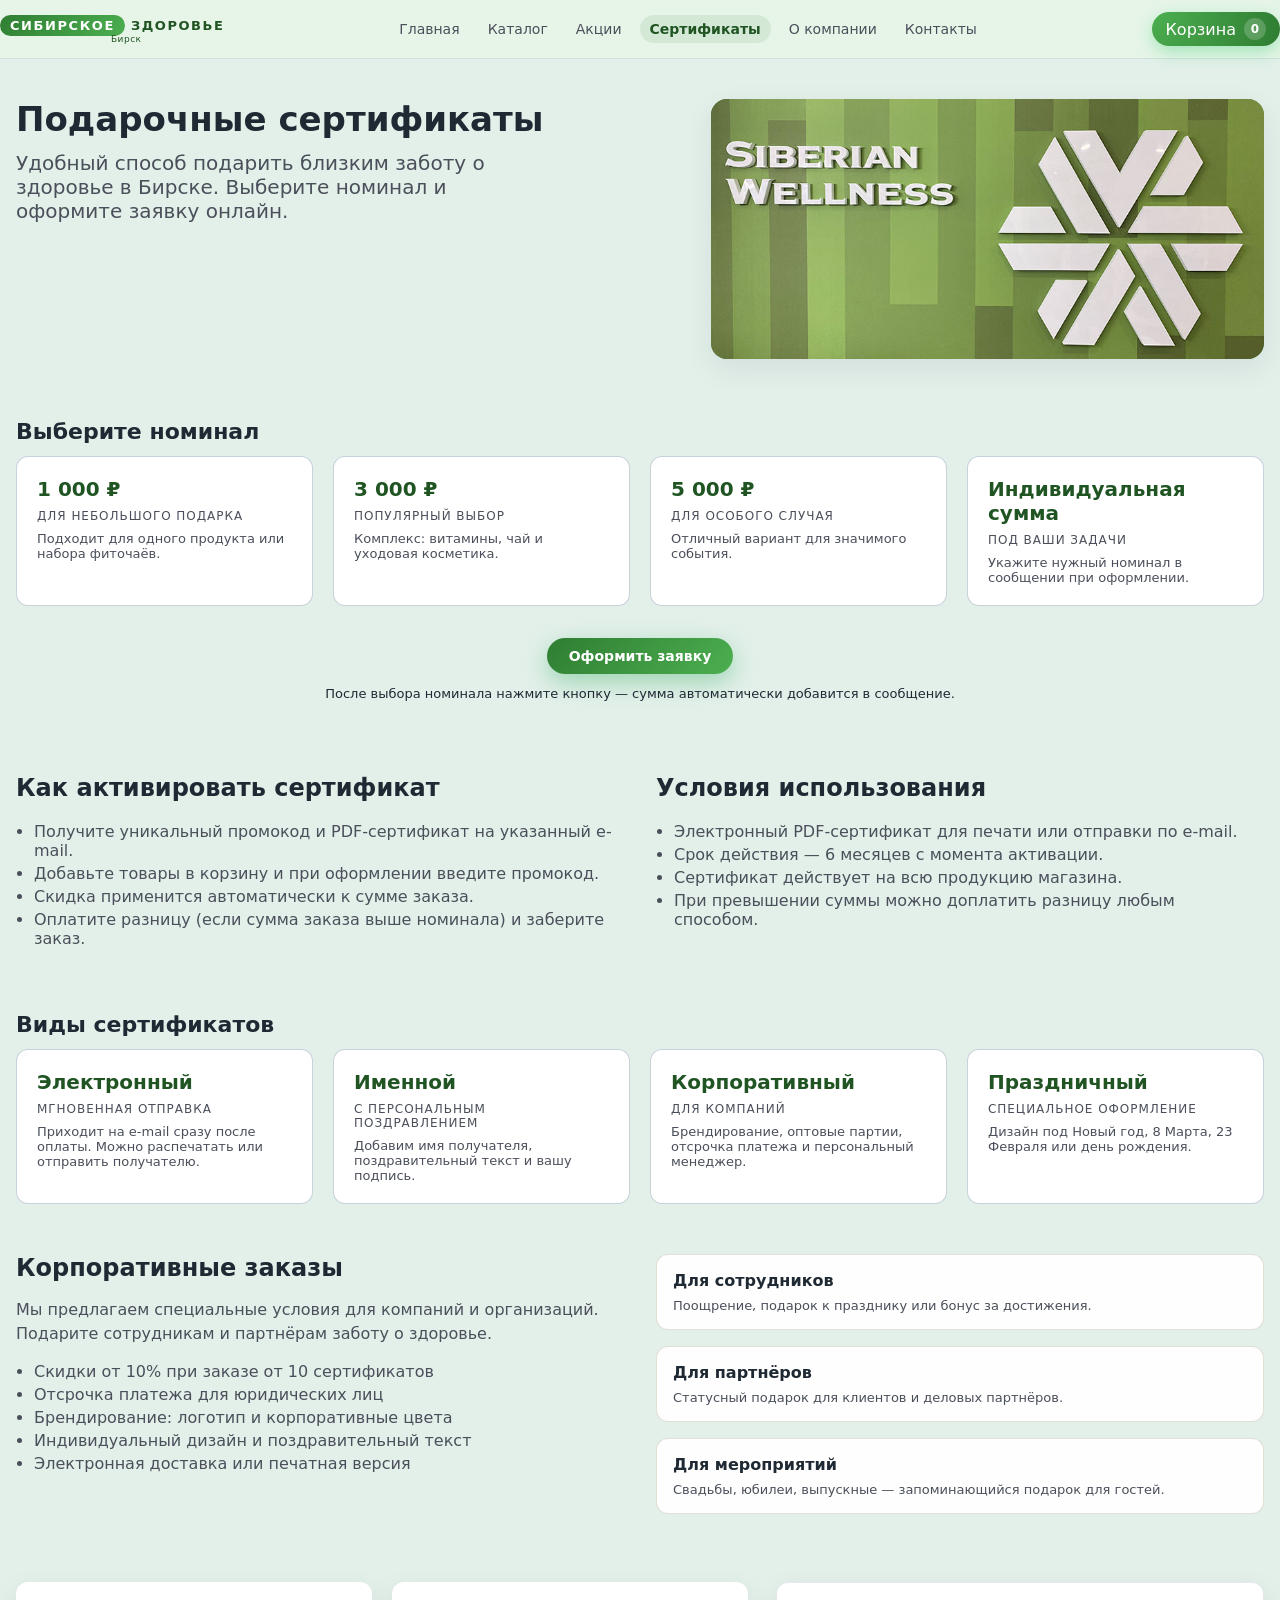
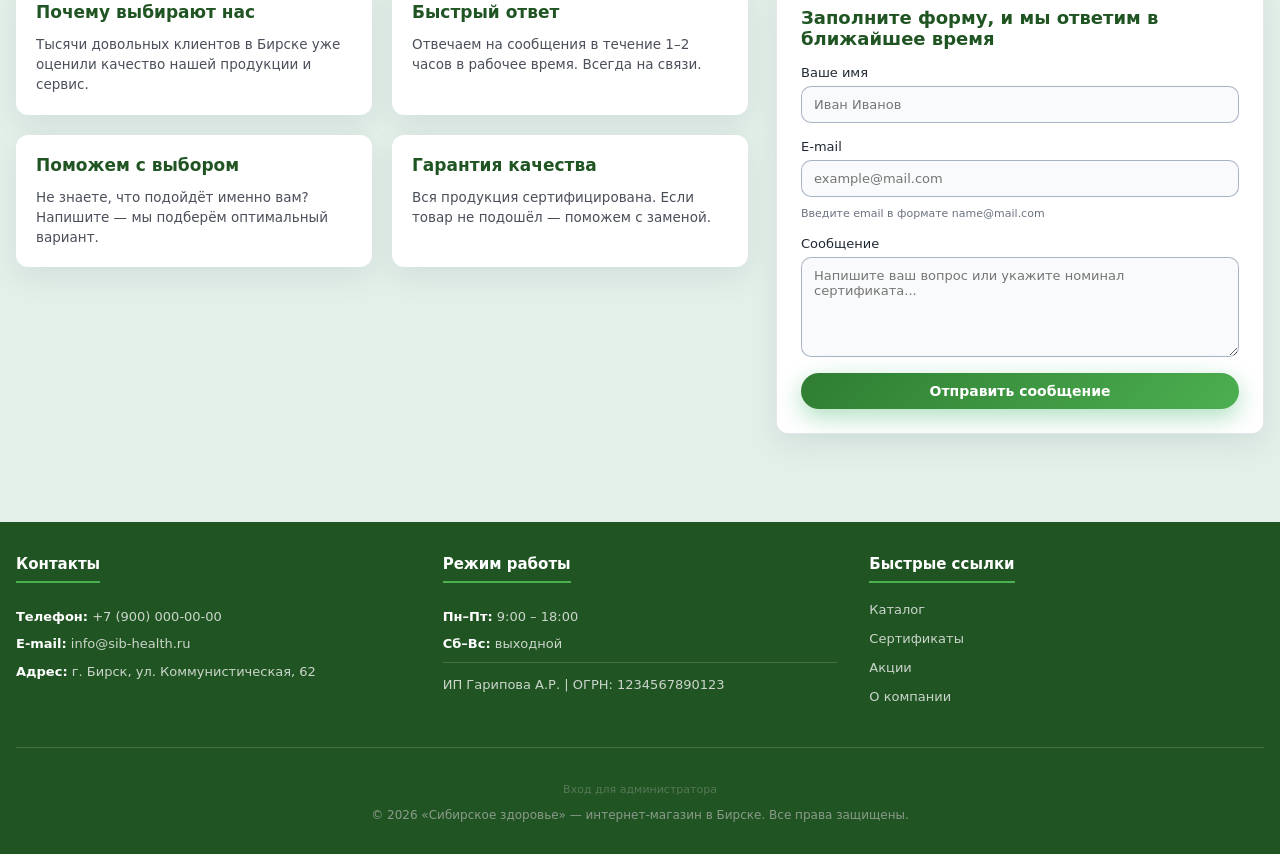
<file: certificates.html>
<!DOCTYPE html>
<html lang="ru">
<head>
  <meta charset="UTF-8">
  <meta name="viewport" content="width=device-width, initial-scale=1.0">
  <meta name="description" content="Интернет-магазин «Сибирское здоровье» в Бирске. Витамины, фиточаи, косметика для здоровья. Доставка по городу.">
  <title>Подарочные сертификаты — Сибирское здоровье в Бирске</title>
  <link rel="stylesheet" href="styles.css">
</head>
<body>

  <header class="header">
    <div class="container header__inner">
      <div class="logo">
        <div class="logo__main">
          <span class="logo__accent">Сибирское</span> здоровье
        </div>
        <div class="logo__city">Бирск</div>
      </div>
      <nav class="nav">
        <a href="index.html#hero" class="nav__link">Главная</a>
        <a href="catalog.html" class="nav__link">Каталог</a>
        <a href="index.html#promos" class="nav__link">Акции</a>
        <a href="certificates.html" class="nav__link" style="color: var(--color-primary-dark); font-weight: 600;">Сертификаты</a>
        <a href="index.html#about" class="nav__link">О компании</a>
        <a href="index.html#contacts-map" class="nav__link">Контакты</a>
      </nav>
      <button type="button" class="cart-button" id="cartButton">
        Корзина
        <span class="cart-button__count" id="cartCount">0</span>
      </button>
    </div>
  </header>

  <main>
    <section class="hero" id="hero">
      <div class="container hero__inner">
        <div class="hero__content">
          <h1>Подарочные сертификаты</h1>
          <p>Удобный способ подарить близким заботу о здоровье в Бирске. Выберите номинал и оформите заявку онлайн.</p>
        </div>
        <div class="hero__image" aria-hidden="true">
          <img src="img/maxresdefault.jpg" alt="Подарочный сертификат" class="hero__image-img">
        </div>
      </div>
    </section>

    <section class="gift">
      <div class="container">
        <div class="section-header">
          <h2>Выберите номинал</h2>
        </div>
        <div class="gift-cards">
          <div class="gift-card" data-amount="1000">
            <div class="gift-card__amount">1 000 ₽</div>
            <div class="gift-card__label">для небольшого подарка</div>
            <div class="gift-card__text">Подходит для одного продукта или набора фиточаёв.</div>
          </div>
          <div class="gift-card" data-amount="3000">
            <div class="gift-card__amount">3 000 ₽</div>
            <div class="gift-card__label">популярный выбор</div>
            <div class="gift-card__text">Комплекс: витамины, чай и уходовая косметика.</div>
          </div>
          <div class="gift-card" data-amount="5000">
            <div class="gift-card__amount">5 000 ₽</div>
            <div class="gift-card__label">для особого случая</div>
            <div class="gift-card__text">Отличный вариант для значимого события.</div>
          </div>
          <div class="gift-card" data-amount="custom">
            <div class="gift-card__amount">Индивидуальная сумма</div>
            <div class="gift-card__label">под ваши задачи</div>
            <div class="gift-card__text">Укажите нужный номинал в сообщении при оформлении.</div>
          </div>
        </div>
        <div class="gift-action" style="margin-top: 32px; text-align: center;">
          <a href="#feedback" class="btn btn--primary" id="orderCertificateBtn">Оформить заявку</a>
          <p class="gift-info__text" style="margin-top: 12px; font-size: 13px;">После выбора номинала нажмите кнопку — сумма автоматически добавится в сообщение.</p>
        </div>
      </div>
    </section>

    <section class="gift-info">
      <div class="container gift-info__inner">
        <div>
          <h2>Как активировать сертификат</h2>
          <ul class="certificates__list">
            <li>Получите уникальный промокод и PDF-сертификат на указанный e-mail.</li>
            <li>Добавьте товары в корзину и при оформлении введите промокод.</li>
            <li>Скидка применится автоматически к сумме заказа.</li>
            <li>Оплатите разницу (если сумма заказа выше номинала) и заберите заказ.</li>
          </ul>
        </div>
        <div>
          <h2>Условия использования</h2>
          <ul class="certificates__list">
            <li>Электронный PDF-сертификат для печати или отправки по e-mail.</li>
            <li>Срок действия — 6 месяцев с момента активации.</li>
            <li>Сертификат действует на всю продукцию магазина.</li>
            <li>При превышении суммы можно доплатить разницу любым способом.</li>
          </ul>
        </div>
      </div>
    </section>

    <section class="gift">
      <div class="container">
        <div class="section-header">
          <h2>Виды сертификатов</h2>
        </div>
        <div class="gift-cards">
          <div class="gift-card" style="cursor: default;">
            <div class="gift-card__amount">Электронный</div>
            <div class="gift-card__label">Мгновенная отправка</div>
            <div class="gift-card__text">Приходит на e-mail сразу после оплаты. Можно распечатать или отправить получателю.</div>
          </div>
          <div class="gift-card" style="cursor: default;">
            <div class="gift-card__amount">Именной</div>
            <div class="gift-card__label">С персональным поздравлением</div>
            <div class="gift-card__text">Добавим имя получателя, поздравительный текст и вашу подпись.</div>
          </div>
          <div class="gift-card" style="cursor: default;">
            <div class="gift-card__amount">Корпоративный</div>
            <div class="gift-card__label">Для компаний</div>
            <div class="gift-card__text">Брендирование, оптовые партии, отсрочка платежа и персональный менеджер.</div>
          </div>
          <div class="gift-card" style="cursor: default;">
            <div class="gift-card__amount">Праздничный</div>
            <div class="gift-card__label">Специальное оформление</div>
            <div class="gift-card__text">Дизайн под Новый год, 8 Марта, 23 Февраля или день рождения.</div>
          </div>
        </div>
      </div>
    </section>

    <section class="about" style="padding: 20px 0;">
      <div class="container about__inner">
        <div class="about__text">
          <h2>Корпоративные заказы</h2>
          <p>Мы предлагаем специальные условия для компаний и организаций. Подарите сотрудникам и партнёрам заботу о здоровье.</p>
          <ul class="certificates__list" style="margin-top: 16px;">
            <li>Скидки от 10% при заказе от 10 сертификатов</li>
            <li>Отсрочка платежа для юридических лиц</li>
            <li>Брендирование: логотип и корпоративные цвета</li>
            <li>Индивидуальный дизайн и поздравительный текст</li>
            <li>Электронная доставка или печатная версия</li>
          </ul>
        </div>
        <div class="about__highlights">
          <div class="highlight-card">
            <h3>Для сотрудников</h3>
            <p>Поощрение, подарок к празднику или бонус за достижения.</p>
          </div>
          <div class="highlight-card">
            <h3>Для партнёров</h3>
            <p>Статусный подарок для клиентов и деловых партнёров.</p>
          </div>
          <div class="highlight-card">
            <h3>Для мероприятий</h3>
            <p>Свадьбы, юбилеи, выпускные — запоминающийся подарок для гостей.</p>
          </div>
        </div>
      </div>
    </section>

    <section class="feedback" id="feedback">
      <div class="container">
        <div class="feedback__grid">
          <div class="feedback__info">
            <div class="feedback__card">
              <h3>Почему выбирают нас</h3>
              <p>Тысячи довольных клиентов в Бирске уже оценили качество нашей продукции и сервис.</p>
            </div>
            <div class="feedback__card">
              <h3>Быстрый ответ</h3>
              <p>Отвечаем на сообщения в течение 1–2 часов в рабочее время. Всегда на связи.</p>
            </div>
            <div class="feedback__card">
              <h3>Поможем с выбором</h3>
              <p>Не знаете, что подойдёт именно вам? Напишите — мы подберём оптимальный вариант.</p>
            </div>
            <div class="feedback__card">
              <h3>Гарантия качества</h3>
              <p>Вся продукция сертифицирована. Если товар не подошёл — поможем с заменой.</p>
            </div>
          </div>
          <div class="feedback__form-wrapper">
            <form class="feedback__form" id="feedbackForm">
              <h3>Заполните форму, и мы ответим в ближайшее время</h3>
              <label class="form__field">
                <span>Ваше имя</span>
                <input type="text" name="name" class="input" placeholder="Иван Иванов" required />
              </label>
              <label class="form__field">
                <span>E-mail</span>
                <input type="email" name="email" class="input" placeholder="example@mail.com" required />
                <small class="form__hint">Введите email в формате name@mail.com</small>
              </label>
              <label class="form__field">
                <span>Сообщение</span>
                <textarea name="message" class="textarea" rows="4" placeholder="Напишите ваш вопрос или укажите номинал сертификата..." required></textarea>
              </label>
              <button type="submit" class="btn btn--primary btn--full">Отправить сообщение</button>
              <p class="form__success" id="feedbackSuccess" hidden>✅ Спасибо! Ваше сообщение отправлено.</p>
            </form>
          </div>
        </div>
      </div>
    </section>
  </main>

  <footer class="footer">
    <div class="container">
      <div class="footer__grid">
        <div class="footer__col">
          <h4>Контакты</h4>
          <p><strong>Телефон:</strong> +7 (900) 000-00-00</p>
          <p><strong>E-mail:</strong> info@sib-health.ru</p>
          <p><strong>Адрес:</strong> г. Бирск, ул. Коммунистическая, 62</p>
        </div>
        <div class="footer__col">
          <h4>Режим работы</h4>
          <p><strong>Пн–Пт:</strong> 9:00 – 18:00</p>
          <p><strong>Сб–Вс:</strong> выходной</p>
          <p class="footer__requisites">ИП Гарипова А.Р. | ОГРН: 1234567890123</p>
        </div>
        <div class="footer__col">
          <h4>Быстрые ссылки</h4>
          <ul class="footer__links">
            <li><a href="catalog.html">Каталог</a></li>
            <li><a href="certificates.html">Сертификаты</a></li>
            <li><a href="index.html#promos">Акции</a></li>
            <li><a href="index.html#about">О компании</a></li>
          </ul>
        </div>
      </div>
      <div class="footer__bottom">
        <div style="margin-top: 10px;">
          <a href="#" id="adminLoginLink" style="color: #8a9a8a; font-size: 11px; text-decoration: none; opacity: 0.5;">Вход для администратора</a>
        </div>
        <p>© 2026 «Сибирское здоровье» — интернет-магазин в Бирске. Все права защищены.</p>
      </div>
    </div>
  </footer>

  <div class="cart" id="cartPanel" aria-hidden="true">
    <div class="cart__overlay" id="cartOverlay"></div>
    <div class="cart__content">
      <div class="cart__header">
        <h2>Корзина</h2>
        <button type="button" class="cart__close" id="cartClose" aria-label="Закрыть корзину">×</button>
      </div>
      <div class="cart__scrollable">
        <div class="cart__items" id="cartItems"></div>
        <div class="cart__summary">
          <div class="cart__row"><span>Сумма без скидки:</span><span id="cartSubtotal">0 ₽</span></div>
          <div class="cart__row cart__row--discount" id="cartDiscountRow" hidden><span>Скидка по акциям:</span><span id="cartDiscount">‑0 ₽</span></div>
          <div class="cart__row cart__row--total"><span>Итого к оплате:</span><span id="cartTotal">0 ₽</span></div>

          <button id="clearCartBtn" class="btn-clear-cart" style="display: block; margin-bottom: 15px; background: #ef4444; color: white; border: none; padding: 8px 20px; border-radius: 30px; cursor: pointer; font-size: 13px;">
    Очистить корзину
</button>

          <form class="form cart__form" id="orderForm" novalidate>
            <h3>Оформление заказа</h3>
            <label class="form__field"><span>Имя и фамилия</span><input type="text" name="name" class="input" autocomplete="name" placeholder="Иван Иванов" required /></label>
            <label class="form__field"><span>Телефон</span><input type="tel" name="phone" class="input" placeholder="+79991234567" pattern="(\+7|8)[0-9]{10}" required/><small class="form__hint">Формат: +79990000000</small></label>
            <label class="form__field"><span>Способ доставки</span><select name="delivery" class="select" id="deliverySelect" required><option value="">Выберите доставку</option><option value="pickup">Самовывоз (г. Бирск)</option><option value="courier">Курьер по городу Бирск</option></select></label>

            <div id="addressField" style="display: none;">
              <label class="form__field"><span>Адрес доставки</span><input type="text" name="address" class="input" id="addressInput" placeholder="г. Бирск, ул. ... , д. ..."><small class="form__hint">Укажите улицу, дом, квартиру</small></label>
              <button type="button" id="openAddressMapBtn" class="btn-map">🗺️ Выбрать на карте</button>
            </div>

            <div id="addressMapModal" style="display: none; position: fixed; top: 0; left: 0; right: 0; bottom: 0; background: rgba(0,0,0,0.8); z-index: 10000; justify-content: center; align-items: center;">
              <div style="background: white; border-radius: 20px; width: 90%; max-width: 600px; overflow: hidden; box-shadow: 0 20px 40px rgba(0,0,0,0.3);">
                <div style="padding: 18px 20px; background: var(--color-primary-dark); color: white; display: flex; justify-content: space-between; align-items: center;">
                  <span style="font-size: 18px; font-weight: 600;">📍 Выберите точку на карте</span>
                  <button id="closeAddressMapBtn" style="background: none; border: none; color: white; font-size: 28px; cursor: pointer;">&times;</button>
                </div>
                <div id="addressMap" style="height: 400px; width: 100%;"></div>
                <div style="padding: 16px; text-align: center; background: #f9fafb;">
                  <button id="confirmAddressBtn" class="btn btn--primary" style="padding: 10px 24px;">Подтвердить адрес</button>
                </div>
              </div>
            </div>

            <label class="form__field" style="flex-direction: row; align-items: center; gap: 10px; margin-bottom: 20px;">
              <input type="checkbox" id="consentCheckbox" required style="width: 18px; height: 18px; cursor: pointer;">
              <span style="font-size: 13px;">Я согласен на <a href="#" id="privacyLink" style="color: #2f7d32;">обработку персональных данных</a></span>
            </label>

            <button type="submit" class="btn-order">Подтвердить заказ</button>
            <p class="form__success" id="orderSuccess" hidden>Заказ успешно оформлен. Спасибо!</p>
          </form>
        </div>
      </div>
    </div>
  </div>

  <div id="adminModal" style="display: none; position: fixed; top: 0; left: 0; right: 0; bottom: 0; background: rgba(0,0,0,0.8); z-index: 10000; justify-content: center; align-items: center;">
    <div style="background: white; border-radius: 16px; width: 90%; max-width: 400px; overflow: hidden; box-shadow: 0 20px 40px rgba(0,0,0,0.3);">
      <div style="padding: 20px; background: var(--color-primary-dark); color: white; text-align: center;"><h3 style="margin: 0;">Вход в админ-панель</h3></div>
      <div style="padding: 30px 20px;">
        <label style="display: block; margin-bottom: 10px; font-weight: 500;">Введите пароль:</label>
        <input type="password" id="adminPassword" class="input" placeholder="Пароль" style="width: 100%; margin-bottom: 20px;">
        <div style="display: flex; gap: 10px;">
          <button id="adminLoginBtn" class="btn btn--primary" style="flex: 1;">Войти</button>
          <button id="adminModalCloseBtn" class="btn btn--secondary" style="flex: 1;">Отмена</button>
        </div>
        <p id="adminError" style="color: red; font-size: 12px; margin-top: 15px; text-align: center; display: none;">❌ Неверный пароль</p>
      </div>
    </div>
  </div>

  <script src="data.js"></script>
  <script src="script.js"></script>
  <script src="https://api-maps.yandex.ru/2.1/?apikey=f0835711-6c91-4292-918c-6f9670282bd4&lang=ru_RU"></script>

  <script>
    const ADMIN_PASSWORD = 'admin123';
    const adminLoginLink = document.getElementById('adminLoginLink');
    const adminModal = document.getElementById('adminModal');
    const adminPasswordInput = document.getElementById('adminPassword');
    const adminLoginBtn = document.getElementById('adminLoginBtn');
    const adminModalCloseBtn = document.getElementById('adminModalCloseBtn');
    const adminError = document.getElementById('adminError');
    
    if (adminLoginLink) {
      adminLoginLink.addEventListener('click', function(e) {
        e.preventDefault();
        if (adminModal) {
          adminModal.style.display = 'flex';
          adminPasswordInput.value = '';
          adminError.style.display = 'none';
        }
      });
    }
    
    function loginToAdmin() {
      const password = adminPasswordInput.value;
      if (password === ADMIN_PASSWORD) {
        window.location.href = 'admin.html';
      } else {
        adminError.style.display = 'block';
      }
    }
    
    if (adminLoginBtn) adminLoginBtn.addEventListener('click', loginToAdmin);
    if (adminPasswordInput) adminPasswordInput.addEventListener('keypress', function(e) {
      if (e.key === 'Enter') loginToAdmin();
    });
    if (adminModalCloseBtn) adminModalCloseBtn.addEventListener('click', function() {
      adminModal.style.display = 'none';
    });
    if (adminModal) adminModal.addEventListener('click', function(e) {
      if (e.target === adminModal) adminModal.style.display = 'none';
    });
  </script>
</body>
</html>
</file>
<file: styles.css>
:root {
  --color-bg: #e3f0ea;
  --color-surface: #ffffff;
  --color-primary: #2f7d32;
  --color-primary-light: #4caf50;
  --color-primary-dark: #205523;
  --color-accent: #f5b400;
  --color-text: #1f2933;
  --color-text-muted: #4a4f5a;
  --shadow-soft: 0 10px 30px rgba(15, 23, 42, 0.08);
  --radius-lg: 16px;
  --radius-md: 12px;
  --radius-sm: 8px;
  --transition-fast: 0.2s ease;
  --container-width: 1300px;
}

*,
*::before,
*::after { box-sizing: border-box; }

html, body {
  margin: 0;
  padding: 0;
  font-family: system-ui, -apple-system, BlinkMacSystemFont, "Segoe UI", sans-serif;
  color: var(--color-text);
  background-color: var(--color-bg);
}

body { min-height: 100vh; }
img { max-width: 100%; display: block; }
a { color: inherit; text-decoration: none; }
button { font: inherit; }

.container {
  max-width: var(--container-width);
  margin: 0 auto;
  padding: 0 16px;
}

/* ===== ШАПКА ===== */
.header {
  position: sticky;
  top: 0;
  z-index: 20;
  backdrop-filter: blur(16px);
  background: rgba(232, 245, 233, 0.96);
  border-bottom: 1px solid rgba(148, 163, 184, 0.25);
}

.header__inner {
  display: flex;
  align-items: center;
  justify-content: space-between;
  padding: 12px 0;
  gap: 16px;
  flex-wrap: wrap;
}

/* ===== ЛОГОТИП ===== */
.logo {
  display: flex;
  flex-direction: column;
  align-items: center;
  gap: 2px;
  font-weight: 700;
  letter-spacing: 0.12em;
  text-transform: uppercase;
  font-size: 13px;
  color: var(--color-primary-dark);
}

.logo__main { display: flex; align-items: center; gap: 6px; }

.logo__accent {
  padding: 3px 10px;
  border-radius: 999px;
  background: linear-gradient(135deg, var(--color-primary), var(--color-primary-light));
  color: #ffffff;
}

.logo__city {
  font-size: 9px;
  font-weight: 400;
  color: #205523;
  letter-spacing: 0.5px;
  text-transform: none;
  margin-left: 28px;
  margin-top: -4px;
}

.nav {
  display: flex;
  align-items: center;
  gap: 8px;
  flex-wrap: wrap;
}

.nav__link {
  font-size: 14px;
  padding: 6px 10px;
  border-radius: 999px;
  color: var(--color-text-muted);
  font-weight: 500;
  transition: color var(--transition-fast), background-color var(--transition-fast), transform var(--transition-fast);
}

.nav__link:hover {
  background-color: rgba(200, 155, 60, 0.08);
  color: var(--color-primary-dark);
  transform: translateY(-1px);
}

.nav__link.active {
  color: var(--color-primary-dark) !important;
  font-weight: 600 !important;
  background-color: rgba(47, 125, 50, 0.1);
  border-radius: 999px;
}

.cart-button {
  display: inline-flex;
  align-items: center;
  gap: 8px;
  padding: 6px 14px;
  border-radius: 999px;
  border: none;
  cursor: pointer;
  background: radial-gradient(circle at top left, var(--color-primary-light), var(--color-primary));
  color: #ffffff;
  box-shadow: 0 6px 18px rgba(34, 197, 94, 0.35);
  transition: transform var(--transition-fast), box-shadow var(--transition-fast), background var(--transition-fast);
}

.cart-button:hover {
  transform: translateY(-1px);
  box-shadow: 0 10px 30px rgba(34, 197, 94, 0.4);
}

.cart-button__count {
  min-width: 22px;
  height: 22px;
  border-radius: 999px;
  background-color: rgba(255, 255, 255, 0.2);
  display: inline-flex;
  align-items: center;
  justify-content: center;
  font-size: 12px;
  font-weight: 600;
}

/* ===== КНОПКА ОЧИСТКИ КОРЗИНЫ ===== */
.btn-clear-cart { transition: all 0.3s ease; }
.btn-clear-cart:hover {
  background: #dc2626 !important;
  transform: translateY(-1px);
  box-shadow: 0 4px 12px rgba(220, 38, 38, 0.3);
}
.btn-clear-cart:active { transform: translateY(0); }

/* ===== ГЕРОЙ ===== */
.hero {
  padding: 32px 0 40px;
  margin-top: 8px;
}

.hero__banner {
  margin-bottom: 32px;
  border-radius: var(--radius-lg);
  overflow: hidden;
  box-shadow: var(--shadow-soft);
  height: 350px;
  position: relative;
  background: linear-gradient(135deg, #1a5c1e, #4caf50);
}

.hero__banner-img {
  width: 100%;
  height: 100%;
  object-fit: cover;
  object-position: center;
}

.hero__inner {
  display: grid;
  grid-template-columns: minmax(0, 1.2fr) minmax(0, 1fr);
  gap: 32px;
  align-items: start;
}

.hero__content h1 {
  font-size: clamp(26px, 4vw, 34px);
  margin: 0 0 12px;
}

.hero__content p {
  margin: 0 0 20px;
  color: var(--color-text-muted);
  max-width: 480px;
  font-size: 20px;
}

.hero__image {
  height: 260px;
  border-radius: var(--radius-lg);
  background: linear-gradient(135deg, #2f7d32, #66bb6a);
  box-shadow: var(--shadow-soft);
  overflow: hidden;
  display: flex;
  align-items: center;
  justify-content: center;
}

.hero__image-img {
  width: 100%;
  height: 100%;
  object-fit: cover;
  object-position: center;
}

/* ===== КНОПКИ ===== */
.btn {
  display: inline-flex;
  align-items: center;
  justify-content: center;
  border-radius: 999px;
  padding: 10px 22px;
  border: none;
  cursor: pointer;
  font-weight: 600;
  font-size: 14px;
  transition: transform var(--transition-fast), box-shadow var(--transition-fast), background var(--transition-fast), color var(--transition-fast);
}

.btn--primary {
  background: linear-gradient(135deg, var(--color-primary), var(--color-primary-light));
  color: #ffffff;
  box-shadow: 0 8px 24px rgba(22, 163, 74, 0.35);
}

.btn--primary:hover {
  transform: translateY(-1px);
  box-shadow: 0 12px 30px rgba(22, 163, 74, 0.45);
}

.btn--secondary {
  background-color: #fff;
  color: var(--color-primary-dark);
  border: 1px solid rgba(148, 133, 97, 0.3);
}

.btn--secondary:hover { background-color: #f3ece1; }
.btn--full { width: 100%; }

/* ===== ЗАГОЛОВКИ СЕКЦИЙ ===== */
.section-header {
  display: flex;
  align-items: center;
  justify-content: space-between;
  gap: 16px;
  margin-bottom: 12px;
  flex-wrap: wrap;
}

.section-header h2 { margin: 0; font-size: 22px; }

/* ===== КАТАЛОГ ===== */
.catalog { padding: 12px 0 32px; }
.catalog__grid {
  margin-top: 14px;
  display: grid;
  grid-template-columns: repeat(auto-fill, minmax(280px, 1fr));
  gap: 24px;
}

.catalog-controls-bar {
  display: flex;
  flex-wrap: wrap;
  gap: 12px;
  margin: 20px 0 24px;
  justify-content: flex-end;
}

.catalog-search { flex: 2; min-width: 200px; }
.catalog-select { min-width: 180px; cursor: pointer; }

/* ===== ТОВАРЫ (улучшенные карточки) ===== */
.product-card {
  background-color: var(--color-surface);
  border-radius: var(--radius-md);
  box-shadow: var(--shadow-soft);
  padding: 16px;
  display: flex;
  flex-direction: column;
  gap: 10px;
  position: relative;
  overflow: hidden;
  height: 100%;
  min-height: 420px;
  transition: transform 0.2s, box-shadow 0.2s;
}

.product-card:hover {
  transform: translateY(-4px);
  box-shadow: 0 15px 35px rgba(0, 0, 0, 0.1);
}

.product-card__badge {
  position: absolute;
  top: 12px;
  right: 12px;
  padding: 5px 12px;
  border-radius: 20px;
  font-size: 11px;
  font-weight: 700;
  color: #ffffff;
  z-index: 2;
  background-color: #16a34a;
}

.product-card__badge--promo { background-color: #ea580c; }

.product-card__image {
  width: 100%;
  height: 180px;
  object-fit: cover;
  border-radius: var(--radius-sm);
  background-color: #e8f0ea;
  transition: transform 0.3s ease;
}

.product-card:hover .product-card__image { transform: scale(1.03); }

.product-card__category {
  font-size: 11px;
  text-transform: uppercase;
  letter-spacing: 0.06em;
  color: var(--color-text-muted);
  margin-top: 4px;
}

.product-card__title {
  font-size: 16px;
  font-weight: 600;
  margin: 0;
  line-height: 1.35;
  min-height: 44px;
  color: var(--color-text);
}

.product-card__desc {
  font-size: 13px;
  color: var(--color-text-muted);
  line-height: 1.45;
  margin-bottom: 8px;
  display: -webkit-box;
  -webkit-line-clamp: 2;
  -webkit-box-orient: vertical;
  overflow: hidden;
}

.product-card__price {
  font-weight: 700;
  color: var(--color-primary-dark);
  font-size: 20px;
}

.product-card__volume { font-size: 12px; color: var(--color-text-muted); }

.product-card__stock {
  font-size: 11px;
  padding: 4px 10px;
  border-radius: 20px;
  display: inline-block;
}

.product-card__stock--in {
  background: #22c55e20;
  color: #16a34a;
  border: 1px solid #22c55e40;
}

.product-card__stock--low {
  background: #f59e0b20;
  color: #d97706;
  border: 1px solid #f59e0b40;
}

.product-card__stock--out {
  background: #ef444420;
  color: #dc2626;
  border: 1px solid #ef444440;
}

.product-card__btn {
  width: 100%;
  margin-top: 4px;
  padding: 10px;
  font-size: 14px;
}

.product-card--highlighted {
  animation: highlightPulse 2s ease-in-out;
  border: 2px solid var(--color-accent);
  box-shadow: 0 0 30px rgba(245, 180, 0, 0.5);
}

@keyframes highlightPulse {
  0%, 100% {
    background-color: var(--color-surface);
    box-shadow: 0 0 30px rgba(245, 180, 0, 0.5);
  }
  50% {
    background-color: #fff9e6;
    box-shadow: 0 0 50px rgba(245, 180, 0, 0.8);
  }
}

/* ===== АКЦИИ ===== */
.promos { padding: 16px 0 30px; }
.promos__grid {
  margin-top: 10px;
  display: grid;
  grid-template-columns: repeat(auto-fit, minmax(280px, 1fr));
  gap: 24px;
}

.promo-card {
  background-color: #ffffff;
  border-radius: var(--radius-md);
  border: 1px solid rgba(148, 133, 97, 0.25);
  padding: 20px;
  cursor: pointer;
  transition: transform var(--transition-fast), box-shadow var(--transition-fast), border-color var(--transition-fast);
}

.promo-card:hover {
  transform: translateY(-4px);
  box-shadow: var(--shadow-soft);
  border-color: rgba(148, 133, 97, 0.4);
}

.promo-card__label {
  display: inline-flex;
  padding: 4px 12px;
  border-radius: 20px;
  background-color: rgba(34, 197, 94, 0.12);
  color: var(--color-primary-dark);
  font-size: 11px;
  text-transform: uppercase;
  letter-spacing: 0.08em;
  margin-bottom: 12px;
}

.promo-card__title { margin: 0 0 8px; font-size: 18px; }
.promo-card__text {
  margin: 0 0 8px;
  font-size: 13px;
  color: var(--color-text-muted);
  line-height: 1.5;
}

.promo-card__note { margin: 0; font-size: 12px; color: var(--color-text-muted); }

.promo-card--accent {
  background: linear-gradient(135deg, var(--color-primary-dark), #16a34a);
  color: #e5f9ed;
  border-color: transparent;
}

.promo-card--accent .promo-card__label {
  background-color: rgba(255, 255, 255, 0.12);
  color: #bbf7d0;
}

.promo-card--accent .promo-card__text,
.promo-card--accent .promo-card__note { color: #dcfce7; }

/* ===== СЕРТИФИКАТЫ КАЧЕСТВА ===== */
.certificates { padding: 32px 0; background: transparent; }
.certificates__inner {
  display: grid;
  grid-template-columns: 1fr 1fr;
  gap: 32px;
  align-items: start;
}

.certificates__list { padding-left: 18px; color: var(--color-text-muted); }
.certificates__list li + li { margin-top: 4px; }
.certificates__cards { display: flex; flex-direction: column; gap: 12px; }

.certificate-card {
  padding: 16px;
  border-radius: var(--radius-md);
  background-color: #ffffff;
  border: 1px solid rgba(148, 133, 97, 0.25);
  cursor: pointer;
  transition: transform var(--transition-fast), box-shadow var(--transition-fast), border-color var(--transition-fast);
}

.certificate-card:hover {
  transform: translateY(-2px);
  box-shadow: var(--shadow-soft);
}

.certificate-card h3 { margin: 0 0 8px; font-size: 16px; }
.certificate-card p {
  margin: 0;
  font-size: 13px;
  color: var(--color-text-muted);
  line-height: 1.45;
}

/* ===== О КОМПАНИИ ===== */
.about { padding: 32px 0; background: transparent; }
.about__inner {
  display: grid;
  grid-template-columns: 1fr 1fr;
  gap: 32px;
  align-items: start;
}

.about__text h2 { margin-top: 0; margin-bottom: 16px; }
.about__text p { color: var(--color-text-muted); line-height: 1.5; }
.about__highlights { display: flex; flex-direction: column; gap: 16px; }

.highlight-card {
  padding: 16px;
  border-radius: var(--radius-md);
  background-color: rgba(255, 255, 255, 0.9);
  border: 1px solid rgba(148, 133, 97, 0.25);
}

.highlight-card h3 { margin: 0 0 8px; font-size: 16px; }
.highlight-card p { margin: 0; font-size: 13px; color: var(--color-text-muted); }

/* ===== ПОДАРОЧНЫЕ СЕРТИФИКАТЫ ===== */
.gift { padding: 20px 0 30px; }
.gift-cards {
  margin-top: 12px;
  display: grid;
  grid-template-columns: repeat(auto-fit, minmax(240px, 1fr));
  gap: 20px;
}

.gift-card {
  padding: 20px;
  border-radius: var(--radius-md);
  background-color: #ffffff;
  border: 1px solid rgba(148, 163, 184, 0.5);
  cursor: pointer;
  transition: transform var(--transition-fast), box-shadow var(--transition-fast);
}

.gift-card:hover {
  transform: translateY(-2px);
  box-shadow: var(--shadow-soft);
}

.gift-card__amount {
  font-size: 20px;
  font-weight: 700;
  color: var(--color-primary-dark);
  margin-bottom: 8px;
}

.gift-card__label {
  font-size: 12px;
  text-transform: uppercase;
  letter-spacing: 0.08em;
  color: var(--color-text-muted);
  margin-bottom: 8px;
}

.gift-card__text { margin: 0; font-size: 13px; color: var(--color-text-muted); }

.gift-card--selected {
  border-color: var(--color-primary-light);
  box-shadow: var(--shadow-soft);
  background: radial-gradient(circle at top left, #dcfce7, #ffffff);
}

.gift-info { padding: 10px 0 28px; }
.gift-info__inner {
  display: grid;
  grid-template-columns: 1fr 1fr;
  gap: 32px;
}

/* ===== КАРТА ===== */
.contacts-map { padding: 48px 0 32px; background: transparent; }
.contacts-map__wrapper {
  display: grid;
  grid-template-columns: 1fr 320px;
  gap: 0;
  background: white;
  border-radius: 20px;
  overflow: hidden;
  box-shadow: var(--shadow-soft);
}

.contacts-map__canvas { height: 380px; width: 100%; background: #e8f0ea; }
.contacts-map__info {
  padding: 24px;
  display: flex;
  flex-direction: column;
  gap: 24px;
  background: white;
}

.contacts-map__info strong {
  display: block;
  color: var(--color-primary-dark);
  margin-bottom: 8px;
  font-size: 16px;
}

.contacts-map__info p {
  margin: 4px 0;
  color: var(--color-text-muted);
  font-size: 14px;
  line-height: 1.45;
}

.contacts-map__note {
  font-size: 12px;
  color: #16a34a;
  margin-top: 8px !important;
}

/* ===== ОБРАТНАЯ СВЯЗЬ ===== */
.feedback { padding: 48px 0; background: transparent; }
.feedback__grid {
  display: grid;
  grid-template-columns: 1.2fr 0.8fr;
  gap: 28px;
  align-items: start;
}

.feedback__info {
  display: grid;
  grid-template-columns: repeat(2, 1fr);
  gap: 20px;
}

.feedback__card {
  background: var(--color-surface);
  border-radius: var(--radius-md);
  padding: 20px;
  box-shadow: var(--shadow-soft);
  transition: transform var(--transition-fast), box-shadow var(--transition-fast);
}

.feedback__card:hover {
  transform: translateY(-3px);
  box-shadow: 0 15px 35px rgba(0, 0, 0, 0.1);
}

.feedback__card h3 {
  margin: 0 0 12px;
  font-size: 17px;
  font-weight: 650;
  color: var(--color-primary-dark);
}

.feedback__card p {
  margin: 0;
  color: var(--color-text-muted);
  font-size: 13.5px;
  line-height: 1.5;
}

.feedback__form-wrapper {
  background-color: var(--color-surface);
  border-radius: var(--radius-md);
  padding: 24px;
  box-shadow: var(--shadow-soft);
  border: 1px solid rgba(148, 163, 184, 0.25);
}

.feedback__form h3 {
  margin: 0 0 16px;
  font-size: 18px;
  font-weight: 700;
  color: var(--color-primary-dark);
}

/* ===== ФОРМЫ ===== */
.form {
  padding: 16px;
  border-radius: var(--radius-md);
  background-color: var(--color-surface);
  box-shadow: 0 10px 30px rgba(0, 0, 0, 0.08);
}

.form h3 { margin-top: 0; }
.form__field {
  display: flex;
  flex-direction: column;
  gap: 6px;
  margin-bottom: 16px;
  font-size: 13px;
}

.input, .select, .textarea {
  padding: 10px 12px;
  border-radius: 10px;
  border: 1px solid rgba(148, 163, 184, 0.8);
  outline: none;
  font: inherit;
  background-color: #f9fafb;
  transition: border-color var(--transition-fast), box-shadow var(--transition-fast);
}

.input:focus, .select:focus, .textarea:focus {
  border-color: var(--color-primary-light);
  box-shadow: 0 0 0 3px rgba(34, 197, 94, 0.1);
  background-color: #fff;
}

.textarea { resize: vertical; min-height: 100px; }
.form__success { margin-top: 12px; font-size: 13px; color: #16a34a; }
.form__hint { font-size: 11px; color: #6b7280; margin-top: 4px; }

/* ===== ПОДВАЛ ===== */
.footer {
  background: var(--color-primary-dark);
  color: #e0e7e0;
  padding: 32px 0 20px;
  margin-top: 40px;
}

.footer__grid {
  display: grid;
  grid-template-columns: repeat(auto-fit, minmax(220px, 1fr));
  gap: 32px;
  margin-bottom: 32px;
}

.footer__col h4 {
  color: #ffffff;
  font-size: 15px;
  font-weight: 600;
  margin: 0 0 16px;
  padding-bottom: 8px;
  border-bottom: 2px solid var(--color-primary-light);
  display: inline-block;
}

.footer__col p {
  margin: 8px 0;
  font-size: 13px;
  color: #cbd5cb;
  line-height: 1.5;
}

.footer__col strong { color: #ffffff; font-weight: 600; }
.footer__requisites {
  font-size: 11px;
  color: #8a9a8a;
  margin-top: 16px;
  padding-top: 12px;
  border-top: 1px solid rgba(255, 255, 255, 0.15);
}

.footer__links { list-style: none; padding: 0; margin: 0; }
.footer__links li { margin-bottom: 10px; }
.footer__links a {
  color: #cbd5cb;
  text-decoration: none;
  font-size: 13px;
  transition: color var(--transition-fast);
}

.footer__links a:hover { color: var(--color-primary-light); }
.footer__bottom {
  text-align: center;
  margin-top: 24px;
  padding-top: 24px;
  border-top: 1px solid rgba(255, 255, 255, 0.15);
  font-size: 12px;
  color: #8a9a8a;
}

/* ===== КОРЗИНА ===== */
.cart {
  position: fixed;
  inset: 0;
  display: none;
  z-index: 30;
}

.cart--open { display: block; }
.cart__overlay {
  position: absolute;
  inset: 0;
  background: rgba(15, 23, 42, 0.4);
  backdrop-filter: blur(4px);
}

.cart__content {
  position: absolute;
  top: 0;
  right: 0;
  height: 100%;
  width: min(600px, 100%);
  background-color: #f9fafb;
  box-shadow: -12px 0 38px rgba(15, 23, 42, 0.25);
  display: flex;
  flex-direction: column;
  animation: cartSlideIn 0.3s ease;
}

@keyframes cartSlideIn {
  from { transform: translateX(100%); }
  to { transform: translateX(0); }
}

.cart__header {
  padding: 16px 20px;
  border-bottom: 1px solid rgba(148, 163, 184, 0.4);
  display: flex;
  align-items: center;
  justify-content: space-between;
  flex-shrink: 0;
  background: #f9fafb;
}

.cart__close {
  border: none;
  background: transparent;
  font-size: 24px;
  cursor: pointer;
  color: var(--color-text-muted);
}

.cart__scrollable { flex: 1; overflow-y: auto; padding: 0; }
.cart__items { padding: 16px; display: flex; flex-direction: column; gap: 12px; }

.cart-item {
  display: grid;
  grid-template-columns: 1fr auto auto;
  gap: 12px;
  padding: 16px;
  border-radius: 12px;
  background: white;
  border: 1px solid #e5e7eb;
  align-items: center;
}

.cart-item__title {
  font-size: 14px;
  font-weight: 600;
  color: var(--color-text);
  grid-column: 1 / -1;
  margin-bottom: 8px;
}

.cart-item__price {
  font-size: 16px;
  font-weight: 700;
  color: var(--color-primary);
}

.cart-item__qty {
  display: inline-flex;
  align-items: center;
  gap: 12px;
  background: #f1f5f9;
  padding: 6px 12px;
  border-radius: 30px;
}

.cart-item__btn {
  border: none;
  background: var(--color-primary);
  cursor: pointer;
  width: 26px;
  height: 26px;
  border-radius: 50%;
  color: white;
  font-size: 16px;
}

.cart-item__remove {
    font-size: 14px;
    color: #ef4444;
    cursor: pointer;
    padding: 4px 8px;
    border-radius: 20px;
    background: #fee2e2;
    border: none;
    transition: all 0.2s;
    width: 28px;
    height: 28px;
    display: flex;
    align-items: center;
    justify-content: center;
    font-weight: bold;
}

.cart-item__remove:hover {
    background: #ef4444;
    color: white;
    transform: scale(1.05);
}

.cart__summary {
  padding: 16px 20px;
  background-color: white;
  border-top: 1px solid rgba(148, 163, 184, 0.2);
  margin-top: 0;
}

.cart__row {
  display: flex;
  align-items: center;
  justify-content: space-between;
  margin-bottom: 12px;
  font-weight: 500;
  flex-wrap: wrap;
  gap: 8px;
}

.cart__row--discount span:last-child { color: #ea580c; }
.cart__form { box-shadow: none; background-color: transparent; padding: 0; margin-top: 16px; }

.btn-map {
  background: transparent;
  color: var(--color-primary-dark);
  border: 2px solid var(--color-primary);
  padding: 10px 16px;
  border-radius: 30px;
  font-size: 14px;
  font-weight: 500;
  cursor: pointer;
  transition: all 0.3s;
  width: 100%;
  margin-bottom: 12px;
}

.btn-map:hover {
  background: var(--color-primary);
  color: white;
  transform: translateY(-2px);
}

.btn-order {
  background: linear-gradient(135deg, var(--color-primary), var(--color-primary-light));
  color: white;
  border: none;
  padding: 12px 20px;
  border-radius: 30px;
  font-size: 15px;
  font-weight: 600;
  cursor: pointer;
  transition: all 0.3s;
  width: 100%;
  box-shadow: 0 4px 12px rgba(47, 125, 50, 0.3);
}

.btn-order:hover {
  transform: translateY(-2px);
  box-shadow: 0 6px 16px rgba(47, 125, 50, 0.4);
}

/* ===== ТОСТ-УВЕДОМЛЕНИЯ ===== */
.toast-notification {
  position: fixed;
  bottom: 30px;
  right: 30px;
  z-index: 10000;
  display: flex;
  align-items: center;
  gap: 12px;
  padding: 14px 20px;
  border-radius: 12px;
  font-size: 14px;
  font-weight: 500;
  box-shadow: 0 10px 25px rgba(0, 0, 0, 0.15);
  backdrop-filter: blur(10px);
  animation: toastSlideIn 0.3s ease-out;
  max-width: 350px;
}

.toast-notification--error { background: linear-gradient(135deg, #ef4444, #dc2626); color: white; }
.toast-notification--success { background: linear-gradient(135deg, #22c55e, #16a34a); color: white; }
.toast-notification--info { background: linear-gradient(135deg, var(--color-primary), var(--color-primary-light)); color: white; }

.toast-notification__icon { font-size: 18px; flex-shrink: 0; }
.toast-notification__text { flex: 1; line-height: 1.4; }

.toast-notification__close {
  background: rgba(255, 255, 255, 0.2);
  border: none;
  color: white;
  cursor: pointer;
  width: 26px;
  height: 26px;
  border-radius: 50%;
  display: flex;
  align-items: center;
  justify-content: center;
  font-size: 18px;
  font-weight: bold;
  transition: background 0.2s;
  flex-shrink: 0;
}

.toast-notification__close:hover {
  background: rgba(255, 255, 255, 0.35);
  transform: scale(1.05);
}

@keyframes toastSlideIn {
  from { transform: translateX(100%); opacity: 0; }
  to { transform: translateX(0); opacity: 1; }
}

@keyframes toastSlideOut {
  from { transform: translateX(0); opacity: 1; }
  to { transform: translateX(100%); opacity: 0; }
}

.toast-notification--hide { animation: toastSlideOut 0.3s ease-in forwards; }

/* ===== СКРОЛЛБАР ===== */
::-webkit-scrollbar { width: 8px; }
::-webkit-scrollbar-track { background: #f1f5f9; }
::-webkit-scrollbar-thumb { background: #4caf50; border-radius: 10px; }
::-webkit-scrollbar-thumb:hover { background: #43a047; }

html { scroll-behavior: smooth; }

#about, #hero, #promos, #catalog, #contacts-map, #feedback, #certificates, .gift, .gift-info {
  scroll-margin-top: 80px;
}

/* ======================================================
   === МОБИЛЬНАЯ АДАПТАЦИЯ ===============================
   ====================================================== */

/* Планшеты (768px - 1023px) */
@media (max-width: 1023px) {
  .container { padding: 0 20px; }
  .hero__inner { grid-template-columns: 1fr; gap: 24px; }
  .hero__image { height: 220px; }
  .catalog__grid { grid-template-columns: repeat(2, 1fr); gap: 20px; }
  .feedback__grid { grid-template-columns: 1fr; gap: 32px; }
  .feedback__info { grid-template-columns: repeat(2, 1fr); }
  .certificates__inner, .about__inner, .gift-info__inner { grid-template-columns: 1fr; gap: 24px; }
  .contacts-map__wrapper { grid-template-columns: 1fr; }
  .contacts-map__canvas { height: 320px; }
}

/* Мобильные телефоны (до 767px) */
@media (max-width: 767px) {
  .header__inner { flex-direction: column; gap: 12px; }
  .logo { margin-bottom: 4px; }
  .logo__city { margin-left: 0; }
  .nav { justify-content: center; width: 100%; gap: 8px; }
  .nav__link { font-size: 13px; padding: 4px 8px; }
  .cart-button { align-self: center; margin-top: 4px; }
  .hero { padding: 20px 0 30px; }
  .hero__banner { height: 200px; margin-bottom: 20px; }
  .hero__content h1 { font-size: 24px; }
  .hero__content p { font-size: 16px; }
  .hero__image { height: 180px; }
  .section-header { flex-direction: column; align-items: flex-start; gap: 8px; }
  .section-header h2 { font-size: 20px; }
  .catalog__grid { grid-template-columns: 1fr; gap: 16px; }
  .catalog-controls-bar { flex-direction: column; }
  .catalog-search, .catalog-select { width: 100%; min-width: auto; }
  .product-card { padding: 12px; min-height: 380px; }
  .product-card__image { height: 160px; }
  .product-card__title { font-size: 14px; min-height: 38px; }
  .product-card__price { font-size: 18px; }
  .product-card__btn { padding: 8px; font-size: 13px; }
  .promos__grid, .gift-cards { grid-template-columns: 1fr; gap: 16px; }
  .promo-card { padding: 16px; }
  .feedback__info { grid-template-columns: 1fr; gap: 16px; }
  .feedback__card { padding: 16px; }
  .feedback__form-wrapper { padding: 20px; }
  .feedback__form h3 { font-size: 16px; }
  .form { padding: 12px; }
  .form__field { margin-bottom: 12px; }
  .input, .select, .textarea { padding: 8px 10px; font-size: 14px; }
  .footer__grid { grid-template-columns: 1fr; gap: 24px; text-align: center; }
  .footer__col h4 { display: inline-block; }
  .footer__links { display: flex; flex-wrap: wrap; justify-content: center; gap: 16px; }
  .cart__content { width: 100%; max-width: 100%; }
  .cart-item { grid-template-columns: 1fr; text-align: center; gap: 8px; }
  .cart-item__qty { justify-content: center; }
  .cart-item__remove { margin: 0 auto; }
  .cart__row { flex-direction: column; text-align: center; gap: 4px; }
  .btn-order { padding: 10px 16px; font-size: 14px; }
  .toast-notification { left: 16px; right: 16px; bottom: 16px; max-width: none; width: auto; }
}

/* Очень маленькие телефоны (до 480px) */
@media (max-width: 480px) {
  .container { padding: 0 12px; }
  .hero__banner { height: 150px; }
  .hero__content h1 { font-size: 20px; }
  .hero__content p { font-size: 14px; }
  .product-card__image { height: 140px; }
  .product-card__desc { font-size: 12px; -webkit-line-clamp: 3; }
  .btn { padding: 8px 16px; font-size: 13px; }
  .cart__header h2 { font-size: 18px; }
  .cart-item__title { font-size: 13px; }
  .cart-item__price { font-size: 14px; }
}

/* Альбомная ориентация на телефонах */
@media (max-width: 767px) and (orientation: landscape) {
  .hero__banner { height: 120px; }
  .hero__image { height: 140px; }
  .catalog__grid { grid-template-columns: repeat(2, 1fr); }
}

/* ======================================================
   === ADMIN PANEL ======================================
   ====================================================== */

.admin-body { background: #f5f7fa; }

.admin-header {
  background: #2f7d32;
  color: white;
  padding: 20px 0;
}

.admin-header__inner {
  display: flex;
  align-items: center;
  justify-content: space-between;
  gap: 20px;
  flex-wrap: wrap;
}

.admin-logo { text-decoration: none; }
.admin-logo .logo {
  display: flex;
  flex-direction: column;
  align-items: center;
  gap: 2px;
  font-weight: 700;
  letter-spacing: 0.12em;
  text-transform: uppercase;
  font-size: 13px;
}

.admin-logo .logo__main { display: flex; align-items: center; gap: 6px; }

.admin-logo .logo__accent {
  padding: 3px 10px;
  border-radius: 999px;
  background: linear-gradient(135deg, #2f7d32, #4caf50);
  color: #ffffff;
}

.admin-logo .logo__city {
  font-size: 9px;
  font-weight: 400;
  color: rgba(255, 255, 255, 0.8);
  letter-spacing: 0.5px;
  text-transform: none;
  margin-left: 28px;
  margin-top: -4px;
}

.admin-title { text-align: center; }
.admin-title h1 { margin: 0; font-size: 24px; font-weight: 600; color: white; }
.admin-title p { margin: 4px 0 0; font-size: 13px; opacity: 0.85; color: white; }

.btn-back {
  background: rgba(255, 255, 255, 0.15);
  padding: 8px 20px;
  border-radius: 30px;
  font-size: 14px;
  color: white;
  text-decoration: none;
  transition: all 0.2s;
}

.btn-back:hover {
  background: rgba(255, 255, 255, 0.3);
  transform: translateY(-1px);
}

.admin-container {
  max-width: 1400px;
  margin: 40px auto;
  padding: 0 20px;
}

.admin-tabs {
  display: flex;
  gap: 10px;
  margin-bottom: 30px;
  flex-wrap: wrap;
}

.admin-tab {
  padding: 12px 22px;
  border: none;
  border-radius: 12px;
  cursor: pointer;
  background: white;
  font-weight: 600;
  transition: 0.2s;
}

.admin-tab:hover { transform: translateY(-2px); }
.admin-tab.active { background: #2f7d32; color: white; }

.admin-panel {
  display: none;
  background: white;
  padding: 30px;
  border-radius: 20px;
  box-shadow: 0 4px 20px rgba(0, 0, 0, 0.08);
}

.admin-panel.active { display: block; }

.admin-search {
  width: 100%;
  max-width: 400px;
  margin-bottom: 20px;
  padding: 12px;
  border-radius: 12px;
  border: 1px solid #ddd;
}

.admin-form-grid {
  display: grid;
  grid-template-columns: repeat(auto-fit, minmax(260px, 1fr));
  gap: 20px;
}

.admin-form input,
.admin-form textarea,
.admin-form select {
  width: 100%;
  padding: 12px;
  border-radius: 12px;
  border: 1px solid #ddd;
  margin-top: 6px;
}

.admin-form textarea { min-height: 120px; resize: vertical; }
.full-width { grid-column: 1/-1; }
.table-wrapper { overflow-x: auto; }

.admin-table { width: 100%; border-collapse: collapse; }
.admin-table th, .admin-table td {
  padding: 14px;
  border-bottom: 1px solid #eee;
  text-align: left;
  vertical-align: top;
}

.admin-table th { background: #f8fafc; }
.empty-state { text-align: center; padding: 60px 20px; color: #666; }
.offline-badge { color: #f59e0b; font-size: 12px; font-weight: 600; margin-top: 4px; }

.toast {
  position: fixed;
  right: 20px;
  bottom: 20px;
  z-index: 99999;
  color: white;
  padding: 14px 20px;
  border-radius: 12px;
  box-shadow: 0 8px 20px rgba(0, 0, 0, 0.2);
  animation: slideIn 0.3s ease;
}

@keyframes slideIn {
  from { transform: translateX(100%); opacity: 0; }
  to { transform: translateX(0); opacity: 1; }
}

/* Адаптация админ-панели для мобильных */
@media (max-width: 768px) {
  .admin-header__inner { flex-direction: column; text-align: center; }
  .admin-logo .logo__city { margin-left: 0; }
  .admin-tabs { justify-content: center; }
  .admin-tab { padding: 8px 16px; font-size: 13px; }
  .admin-panel { padding: 20px; }
  .admin-table { font-size: 12px; }
  .admin-table th, .admin-table td { padding: 8px; }
  .admin-form-grid { grid-template-columns: 1fr; gap: 16px; }
  .admin-search { max-width: 100%; }
}
</file>
